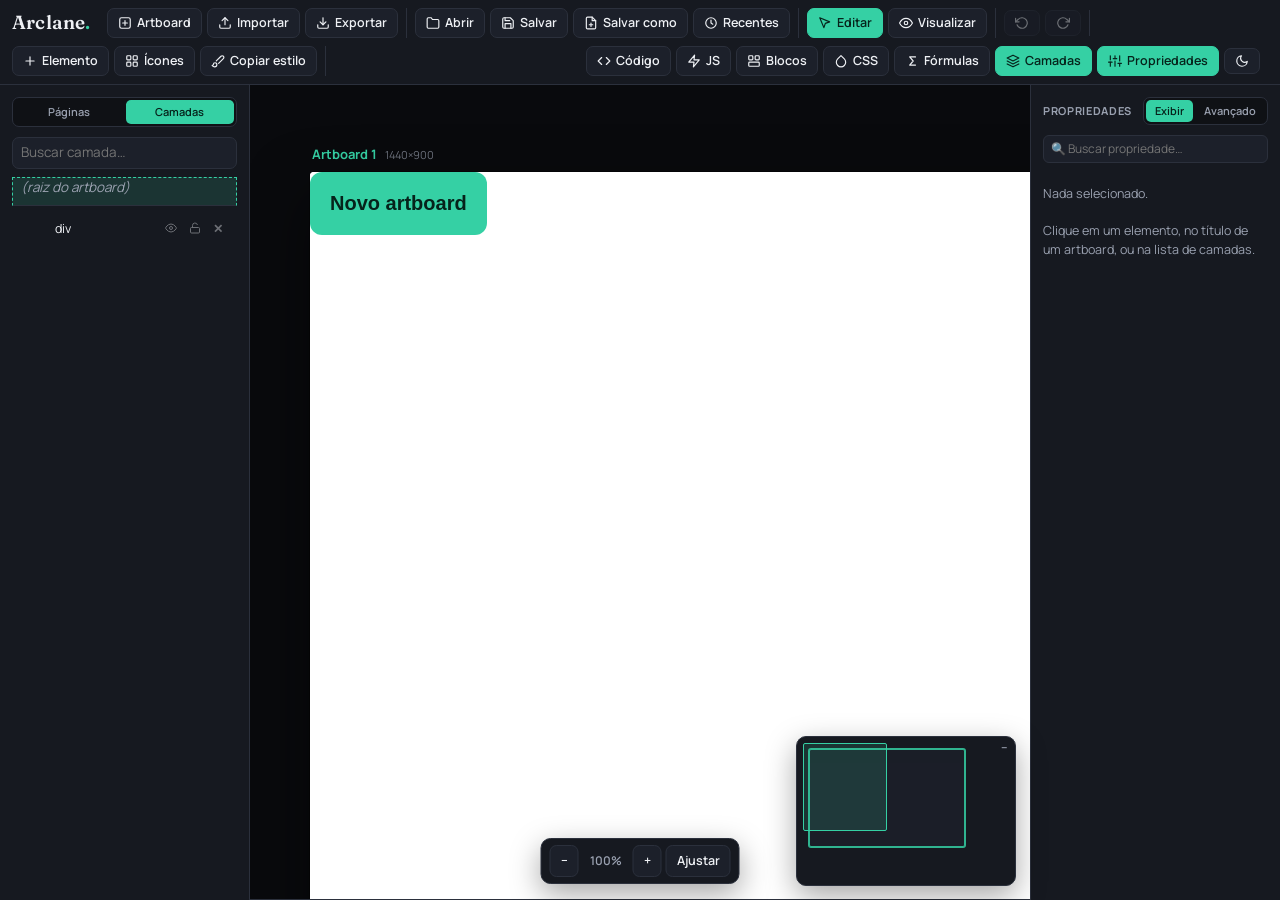
<file: index.html>
<!DOCTYPE html>
<html lang="pt-BR">
<head>
<meta charset="UTF-8">
<meta name="viewport" content="width=device-width, initial-scale=1">
<title>Arclane — Canvas Editor</title>
<link rel="preconnect" href="https://fonts.googleapis.com">
<link href="https://fonts.googleapis.com/css2?family=Fraunces:opsz,wght@9..144,500;9..144,600;9..144,700&family=Manrope:wght@400;500;600;700;800&display=swap" rel="stylesheet">
<link rel="stylesheet" href="css/base.css">
<link rel="stylesheet" href="css/toolbar.css">
<link rel="stylesheet" href="css/layout.css">
<link rel="stylesheet" href="css/artboard-canvas.css">
<link rel="stylesheet" href="css/selection-overlay.css">
<link rel="stylesheet" href="css/layers-panel.css">
<link rel="stylesheet" href="css/properties-panel.css">
<link rel="stylesheet" href="css/formula-bar.css">
<link rel="stylesheet" href="css/code-panel.css">
<link rel="stylesheet" href="css/js-blocks.css">
<link rel="stylesheet" href="css/modal.css">
<link rel="stylesheet" href="css/context-menu.css">
<link rel="stylesheet" href="css/color-picker.css">
<link rel="stylesheet" href="css/text-toolbar.css">
<link rel="stylesheet" href="css/css-class-editor.css">
<link rel="stylesheet" href="css/gradient-fill.css">
<link rel="stylesheet" href="css/pages-panel.css">
<link rel="stylesheet" href="css/minimap.css">
</head>
<body>

<div id="toolbar">
  <div class="wordmark" id="brand">Arclane<span class="dot">.</span></div>

  <div class="grp">
    <button id="btnNew" title="Novo artboard em branco"><svg viewBox="0 0 24 24" fill="none" stroke="currentColor" stroke-width="2" stroke-linecap="round" stroke-linejoin="round"><rect x="3" y="3" width="18" height="18" rx="3"/><path d="M12 8v8M8 12h8"/></svg><span class="btnLabel">Artboard</span></button>
    <button id="btnImport" title="Importar arquivo .html como novo artboard"><svg viewBox="0 0 24 24" fill="none" stroke="currentColor" stroke-width="2" stroke-linecap="round" stroke-linejoin="round"><path d="M21 15v4a2 2 0 0 1-2 2H5a2 2 0 0 1-2-2v-4"/><polyline points="17 8 12 3 7 8"/><line x1="12" y1="3" x2="12" y2="15"/></svg><span class="btnLabel">Importar</span></button>
    <input type="file" id="fileInput" accept=".html,.htm,text/html" style="display:none">
    <button id="btnExport" title="Baixar o artboard ativo como .html"><svg viewBox="0 0 24 24" fill="none" stroke="currentColor" stroke-width="2" stroke-linecap="round" stroke-linejoin="round"><path d="M21 15v4a2 2 0 0 1-2 2H5a2 2 0 0 1-2-2v-4"/><polyline points="7 10 12 15 17 10"/><line x1="12" y1="15" x2="12" y2="3"/></svg><span class="btnLabel">Exportar</span></button>
  </div>

  <div class="grp">
    <button id="btnOpenProject" title="Abrir um arquivo de projeto (.json)"><svg viewBox="0 0 24 24" fill="none" stroke="currentColor" stroke-width="2" stroke-linecap="round" stroke-linejoin="round"><path d="M22 19a2 2 0 0 1-2 2H4a2 2 0 0 1-2-2V5a2 2 0 0 1 2-2h5l2 3h9a2 2 0 0 1 2 2z"/></svg><span class="btnLabel">Abrir</span></button>
    <input type="file" id="projectFileInput" accept=".json,application/json" style="display:none">
    <button id="btnSave" title="Salvar projeto (todos os artboards) como .json"><svg viewBox="0 0 24 24" fill="none" stroke="currentColor" stroke-width="2" stroke-linecap="round" stroke-linejoin="round"><path d="M19 21H5a2 2 0 0 1-2-2V5a2 2 0 0 1 2-2h11l5 5v11a2 2 0 0 1-2 2z"/><polyline points="17 21 17 13 7 13 7 21"/><polyline points="7 3 7 8 15 8"/></svg><span class="btnLabel">Salvar</span></button>
    <button id="btnSaveAs" title="Salvar como novo arquivo .json"><svg viewBox="0 0 24 24" fill="none" stroke="currentColor" stroke-width="2" stroke-linecap="round" stroke-linejoin="round"><path d="M14 2H6a2 2 0 0 0-2 2v16a2 2 0 0 0 2 2h12a2 2 0 0 0 2-2V8z"/><polyline points="14 2 14 8 20 8"/><line x1="12" y1="18" x2="12" y2="12"/><line x1="9" y1="15" x2="15" y2="15"/></svg><span class="btnLabel">Salvar como</span></button>
    <button id="btnRecentProjects" title="Ver projetos recentes (com miniatura)"><svg viewBox="0 0 24 24" fill="none" stroke="currentColor" stroke-width="2" stroke-linecap="round" stroke-linejoin="round"><circle cx="12" cy="12" r="9"/><polyline points="12 7 12 12 15 14"/></svg><span class="btnLabel">Recentes</span></button>
  </div>

  <div class="grp">
    <button id="modeEdit" class="active" title="Modo edição: selecionar e mover elementos"><svg viewBox="0 0 24 24" fill="none" stroke="currentColor" stroke-width="2" stroke-linecap="round" stroke-linejoin="round"><path d="M3 3l7.07 16.97 2.51-7.39 7.39-2.51L3 3z"/></svg><span class="btnLabel">Editar</span></button>
    <button id="modePreview" title="Modo leitura: visualizar layout"><svg viewBox="0 0 24 24" fill="none" stroke="currentColor" stroke-width="2" stroke-linecap="round" stroke-linejoin="round"><path d="M1 12s4-8 11-8 11 8 11 8-4 8-11 8-11-8-11-8z"/><circle cx="12" cy="12" r="3"/></svg><span class="btnLabel">Visualizar</span></button>
  </div>

  <div class="grp">
    <button id="btnUndo" title="Desfazer (Ctrl+Z)"><svg viewBox="0 0 24 24" fill="none" stroke="currentColor" stroke-width="2" stroke-linecap="round" stroke-linejoin="round"><polyline points="1 4 1 10 7 10"/><path d="M3.51 15a9 9 0 1 0 2.13-9.36L1 10"/></svg></button>
    <button id="btnRedo" title="Refazer (Ctrl+Shift+Z)"><svg viewBox="0 0 24 24" fill="none" stroke="currentColor" stroke-width="2" stroke-linecap="round" stroke-linejoin="round"><polyline points="23 4 23 10 17 10"/><path d="M20.49 15a9 9 0 1 1-2.12-9.36L23 10"/></svg></button>
  </div>

  <div class="grp">
    <button id="addElementBtn" title="Adicionar elemento (div, texto, tabela, nav…)"><svg viewBox="0 0 24 24" fill="none" stroke="currentColor" stroke-width="2" stroke-linecap="round" stroke-linejoin="round"><line x1="12" y1="5" x2="12" y2="19"/><line x1="5" y1="12" x2="19" y2="12"/></svg><span class="btnLabel">Elemento</span></button>
    <input type="file" id="imageInput" accept="image/*" style="display:none">
    <input type="file" id="pBgImageFileInput" accept="image/*" style="display:none">
    <button id="btnIcons" title="Inserir ícone"><svg viewBox="0 0 24 24" fill="none" stroke="currentColor" stroke-width="2" stroke-linecap="round" stroke-linejoin="round"><rect x="3" y="3" width="7" height="7" rx="1.5"/><rect x="14" y="3" width="7" height="7" rx="1.5"/><rect x="14" y="14" width="7" height="7" rx="1.5"/><rect x="3" y="14" width="7" height="7" rx="1.5"/></svg><span class="btnLabel">Ícones</span></button>
    <button id="btnStylePainter" title="Copiar estilo: selecione o elemento de origem, clique aqui, depois clique nos elementos que vão receber o estilo"><svg viewBox="0 0 24 24" fill="none" stroke="currentColor" stroke-width="2" stroke-linecap="round" stroke-linejoin="round"><path d="M9.06 11.9l8.07-8.06a2.85 2.85 0 1 1 4.03 4.03l-8.06 8.07"/><path d="M7.07 14.94c-1.66 0-3 1.35-3 3.02 0 1.33-2.5 1.52-2 2.02 1.08 1.1 2.49 2.02 4 2.02 2.2 0 4-1.8 4-4.04a3.01 3.01 0 0 0-3-3.02z"/></svg><span class="btnLabel">Copiar estilo</span></button>
  </div>

  <span class="toolbarSpacer"></span>

  <div class="grp">
    <button id="btnCode" title="Abrir/fechar painel de código"><svg viewBox="0 0 24 24" fill="none" stroke="currentColor" stroke-width="2" stroke-linecap="round" stroke-linejoin="round"><polyline points="16 18 22 12 16 6"/><polyline points="8 6 2 12 8 18"/></svg><span class="btnLabel">Código</span></button>
    <button id="btnJs" title="Abrir o JavaScript do artboard ativo"><svg viewBox="0 0 24 24" fill="none" stroke="currentColor" stroke-width="2" stroke-linecap="round" stroke-linejoin="round"><polygon points="13 2 3 14 12 14 11 22 21 10 12 10 13 2"/></svg><span class="btnLabel">JS</span></button>
    <button id="btnJsBlocks" title="Blocos — lógica geral do artboard em blocos visuais (estilo Scratch). Pra comportamento de um elemento específico, use a barra Fórmulas (ƒx)"><svg viewBox="0 0 24 24" fill="none" stroke="currentColor" stroke-width="2" stroke-linecap="round" stroke-linejoin="round"><rect x="3" y="3" width="7" height="7" rx="1.5"/><rect x="14" y="3" width="7" height="7" rx="1.5"/><rect x="3" y="14" width="18" height="7" rx="1.5"/></svg><span class="btnLabel">Blocos</span></button>
    <button id="btnCssEditor" title="Abrir editor de CSS estruturado, biblioteca de classes e variáveis globais"><svg viewBox="0 0 24 24" fill="none" stroke="currentColor" stroke-width="2" stroke-linecap="round" stroke-linejoin="round"><path d="M12 2.69l5.66 5.66a8 8 0 1 1-11.31 0z"/></svg><span class="btnLabel">CSS</span></button>
    <button id="btnFormulaBar" title="Fórmulas — comportamento de um elemento (esconder/mostrar, texto dinâmico...), estilo Power Apps. Pra lógica geral do artboard, use Blocos"><svg viewBox="0 0 24 24" fill="none" stroke="currentColor" stroke-width="2" stroke-linecap="round" stroke-linejoin="round"><polyline points="18 5 8 5 14 12 8 19 18 19"/></svg><span class="btnLabel">Fórmulas</span></button>
    <button id="btnToggleLayers" class="active" title="Mostrar/esconder painel de páginas e camadas"><svg viewBox="0 0 24 24" fill="none" stroke="currentColor" stroke-width="2" stroke-linecap="round" stroke-linejoin="round"><polygon points="12 2 2 7 12 12 22 7 12 2"/><polyline points="2 17 12 22 22 17"/><polyline points="2 12 12 17 22 12"/></svg><span class="btnLabel">Camadas</span></button>
    <button id="btnToggleProps" class="active" title="Mostrar/esconder painel de propriedades"><svg viewBox="0 0 24 24" fill="none" stroke="currentColor" stroke-width="2" stroke-linecap="round" stroke-linejoin="round"><line x1="4" y1="21" x2="4" y2="14"/><line x1="4" y1="10" x2="4" y2="3"/><line x1="12" y1="21" x2="12" y2="12"/><line x1="12" y1="8" x2="12" y2="3"/><line x1="20" y1="21" x2="20" y2="16"/><line x1="20" y1="12" x2="20" y2="3"/><line x1="1" y1="14" x2="7" y2="14"/><line x1="9" y1="8" x2="15" y2="8"/><line x1="17" y1="16" x2="23" y2="16"/></svg><span class="btnLabel">Propriedades</span></button>
    <button id="btnTheme" title="Alternar tema do editor"><svg viewBox="0 0 24 24" fill="none" stroke="currentColor" stroke-width="2" stroke-linecap="round" stroke-linejoin="round"><path d="M21 12.79A9 9 0 1 1 11.21 3 7 7 0 0 0 21 12.79z"/></svg></button>
  </div>
</div>

<div id="main">
  <div id="layersPanel">
    <div class="sideTabs">
      <button type="button" id="tabPages">Páginas</button>
      <button type="button" id="tabLayers" class="active">Camadas</button>
    </div>
    <div id="pagesView" class="is-hidden">
      <div id="pagesList"></div>
      <button type="button" id="btnNewPage">+ Nova página</button>
    </div>
    <div id="layersView">
      <input type="text" id="layersSearch" placeholder="Buscar camada…" class="layersSearchInput">
      <div id="layersTree"></div>
    </div>
    <div class="panelResizeHandle" id="layersResizeHandle"></div>
  </div>

  <div id="canvasArea">
    <div id="canvasWrap">
      <div id="artboardsRow"></div>
      <div id="dropHint">Solte o arquivo .html aqui para criar um novo artboard</div>
    </div>
    <div id="minimap" title="Mini-mapa — clique ou arraste pra navegar">
      <button type="button" id="minimapToggle" title="Esconder mini-mapa">−</button>
      <div class="minimapInner"></div>
    </div>
    <button type="button" id="minimapChip" class="is-hidden" title="Mostrar mini-mapa">🗺</button>

    <div id="formulaBarWrap">
      <div id="formulaBar">
        <span class="formulaLabel" title="Escreva JavaScript usando os nomes das camadas (ex: div_1.hide() ou div_1.text = 'hello')">ƒx</span>
        <input type="text" id="formulaInput" placeholder="div_1.hide()  —  use os nomes das camadas como variáveis" spellcheck="false" autocomplete="off" autocorrect="off" autocapitalize="off">
        <button id="btnFormulaRun" title="Aplicar fórmula no artboard ativo">▶</button>
      </div>
      <div id="formulaAutocomplete" class="formulaAutocomplete"></div>
    </div>

    <div id="codePanel">
      <div id="codeToolbar">
        <span class="panelTitle" style="margin:0;">Código do artboard ativo</span>
        <button id="codeTabHtml" class="active" title="Editar o HTML completo do artboard">HTML</button>
        <button id="codeTabJs" title="Editar só o JavaScript do artboard">JavaScript</button>
        <span style="flex:1"></span>
        <button id="btnCodeApply">Aplicar código →</button>
        <button id="btnCodeCopy">Copiar</button>
      </div>
      <div id="codeJsHint" style="display:none;">JS roda no modo Visualizar dentro do próprio editor (sem precisar exportar), e também no <code>.html</code> exportado — os cliques só chegam até ele fora do modo Editar, já que o overlay de edição intercepta antes.</div>
      <textarea id="codeArea" spellcheck="false"></textarea>
    </div>

    <div id="bottomBar">
      <button id="zoomOut" title="Diminuir zoom">−</button>
      <span id="zoomLabel">100%</span>
      <button id="zoomIn" title="Aumentar zoom">+</button>
      <button id="zoomReset" title="Ajustar à tela">Ajustar</button>
    </div>
  </div>

  <div id="propsPanel">
    <div class="panelResizeHandle" id="propsResizeHandle"></div>
    <div class="panelTitleRow">
      <div class="panelTitle" style="margin:0;">Propriedades</div>
      <div id="propsViewToggle" class="propsViewToggle">
        <button type="button" id="propsViewSimple" class="active" title="Só o essencial: tipo, ação, layout e cor">Exibir</button>
        <button type="button" id="propsViewFull" title="Todos os campos">Avançado</button>
      </div>
    </div>
    <input type="text" id="propsSearch" class="propsSearchInput" placeholder="🔍 Buscar propriedade…">
    <div id="propsBody"><div id="propsEmpty">Nada selecionado.<br><br>Clique em um elemento, no título de um artboard, ou na lista de camadas.</div></div>
  </div>
</div>

<div id="modalOverlay">
  <div class="modalCard">
    <div class="modalTitle" id="modalTitle"></div>
    <div class="modalMsg" id="modalMsg"></div>
    <input type="text" id="modalInput" style="display:none">
    <div class="modalActions">
      <button id="modalCancel">Cancelar</button>
      <button id="modalConfirm">OK</button>
    </div>
  </div>
</div>

<div id="contextMenu"></div>

<div id="colorPopover" class="colorPopover">
  <div class="cpFillTabs" id="cpFillTabs">
    <button type="button" data-fill="solid">Sólido</button>
    <button type="button" data-fill="linear">Linear</button>
    <button type="button" data-fill="radial">Radial</button>
  </div>
  <div class="cpGradientArea" id="cpGradientArea"></div>
  <div class="cpSV" id="cpSV"><div class="cpSVThumb" id="cpSVThumb"></div></div>
  <div class="cpSlider cpHueSlider" id="cpHueSlider"><div class="cpSliderThumb" id="cpHueThumb"></div></div>
  <div class="cpSlider cpAlphaSlider" id="cpAlphaSlider"><div class="cpAlphaBg"></div><div class="cpSliderThumb" id="cpAlphaThumb"></div></div>
  <div class="cpRow">
    <span class="cpPreview" id="cpPreview"></span>
    <input type="text" id="cpText" placeholder="#rrggbb ou rgba(...)" spellcheck="false">
    <button type="button" id="cpEyedrop" class="cpEyedrop" title="Conta-gotas — clique em qualquer lugar do canvas pra pegar a cor de lá">
      <svg viewBox="0 0 24 24" width="15" height="15" fill="none" stroke="currentColor" stroke-width="2" stroke-linecap="round" stroke-linejoin="round">
        <path d="m2 22 1-4 12.5-12.5a1.5 1.5 0 0 1 2 0l1 1a1.5 1.5 0 0 1 0 2L6 21l-4 1Z"/>
        <path d="m14.5 6.5 3 3"/>
        <path d="M16.5 3.5a2.12 2.12 0 0 1 3 3L18 8l-3-3Z"/>
      </svg>
    </button>
  </div>
  <div class="cpSwatches" id="cpSwatches"></div>
</div>

<div id="cpLoupe" class="cpLoupe">
  <span class="cpLoupeSwatch" id="cpLoupeSwatch"></span>
  <span class="cpLoupeHex" id="cpLoupeHex"></span>
</div>

<div id="textFormatBar" class="textFormatBar">
  <button type="button" id="tfbBold" title="Negrito"><b>B</b></button>
  <button type="button" id="tfbItalic" title="Itálico"><i>I</i></button>
  <button type="button" id="tfbUnderline" title="Sublinhado"><u>U</u></button>
  <span class="tfbSep"></span>
  <button type="button" id="tfbSizeDown" title="Diminuir tamanho da letra">A−</button>
  <button type="button" id="tfbSizeUp" title="Aumentar tamanho da letra">A+</button>
</div>

<div id="recentProjectsOverlay" class="modalOverlay">
  <div class="modalCard" style="width:640px; max-width:92vw;">
    <div class="modalTitle">Projetos recentes</div>
    <div class="modalMsg">Miniatura de referência de cada projeto — clique pra escolher o arquivo <code>.json</code> dele no disco (o navegador não guarda o caminho por segurança).</div>
    <div id="recentProjectsGrid" class="recentGrid"></div>
    <div class="modalActions">
      <button id="recentProjectsClose">Fechar</button>
    </div>
  </div>
</div>

<div id="cssEditorModal" class="modal-backdrop" style="display:none;">
  <div class="css-modal-content">
    <div class="css-modal-header">
      <h2>Editor de CSS Estruturado &amp; Biblioteca</h2>
      <button class="css-modal-close" id="btnCloseCssEditor" title="Fechar">✕</button>
    </div>
    <div class="css-modal-tabs">
      <button class="css-tab active" id="tabBtnClasses">Biblioteca de Classes</button>
      <button class="css-tab" id="tabBtnVariables">Variáveis Globais (:root)</button>
    </div>
    <div class="css-modal-body">
      <!-- Tab 1: Classes & Rules -->
      <div id="cssTabClasses" class="css-tab-pane active">
        <div class="css-pane-left">
          <div class="css-search-box">
            <input type="text" id="cssClassSearchInput" placeholder="Buscar classe...">
            <button id="btnNewCssClass" class="miniBtn primary">+ Nova classe</button>
          </div>
          <div id="cssClassList" class="css-class-list">
            <!-- Dynamic class list -->
          </div>
        </div>
        <div class="css-pane-right" id="cssClassFormContainer">
          <div class="css-empty-state">Selecione ou crie uma classe na lista ao lado para editar suas propriedades.</div>
        </div>
      </div>
      <!-- Tab 2: Global Variables -->
      <div id="cssTabVariables" class="css-tab-pane">
        <div class="css-var-toolbar">
          <button id="btnNewCssVar" class="miniBtn primary">+ Nova variável CSS</button>
          <span class="css-var-hint">Variáveis globais reutilizáveis declaradas no <code>:root</code> do artboard ativo.</span>
        </div>
        <div id="cssVarList" class="css-var-list">
          <!-- Dynamic variables list -->
        </div>
      </div>
    </div>
  </div>
</div>

<div id="jsBlocksModal" class="modal-backdrop is-hidden">
  <div class="jsBlocksModal__content">
    <div class="jsBlocksModal__header">
      <h2>Blocos JS do artboard ativo</h2>
      <button type="button" class="jsBlocksModal__close" id="btnCloseJsBlocks" title="Fechar">✕</button>
    </div>
    <div class="jsBlocksModal__body">
      <div id="jsBlocksPalette" class="jsBlocksPalette"></div>
      <div id="jsBlocksPanel" class="jsBlocksPanel"></div>
    </div>
    <div class="jsBlocksModal__footer">
      <span class="jsBlocksModal__hint">Arraste um bloco da paleta pra área de scripts. Muda pra valer no artboard só depois de "Aplicar".</span>
      <button type="button" id="btnJsBlocksApply">Aplicar ao artboard →</button>
    </div>
  </div>
</div>

<script src="js/core-state.js"></script>
<script src="js/artboard.js"></script>
<script src="js/history.js"></script>
<script src="js/selection-overlay.js"></script>
<script src="js/snap-resize.js"></script>
<script src="js/canvas-listeners.js"></script>
<script src="js/layers-panel.js"></script>
<script src="js/pages-panel.js"></script>
<script src="js/properties-artboard.js"></script>
<script src="js/actions-no-code.js"></script>
<script src="js/element-attributes.js"></script>
<script src="js/properties-element.js"></script>
<script src="js/color-picker.js"></script>
<script src="js/gradient-fill.js"></script>
<script src="js/text-toolbar.js"></script>
<script src="js/elements-chart.js"></script>
<script src="js/icon-catalog.js"></script>
<script src="js/group-clipboard.js"></script>
<script src="js/projects.js"></script>
<script src="js/toolbar-wiring.js"></script>
<script src="js/recent-projects.js"></script>
<script src="js/side-panels.js"></script>
<script src="js/clipboard-shortcuts.js"></script>
<script src="js/context-menu.js"></script>
<script src="js/css-class-editor.js"></script>
<script src="js/js-blocks-core.js"></script>
<script src="js/js-blocks-ui.js"></script>
<script src="js/formula-bar.js"></script>
<script src="js/numeric-scrub.js"></script>
<script src="js/minimap.js"></script>
<script src="js/init.js"></script>
</body>
</html>
</file>
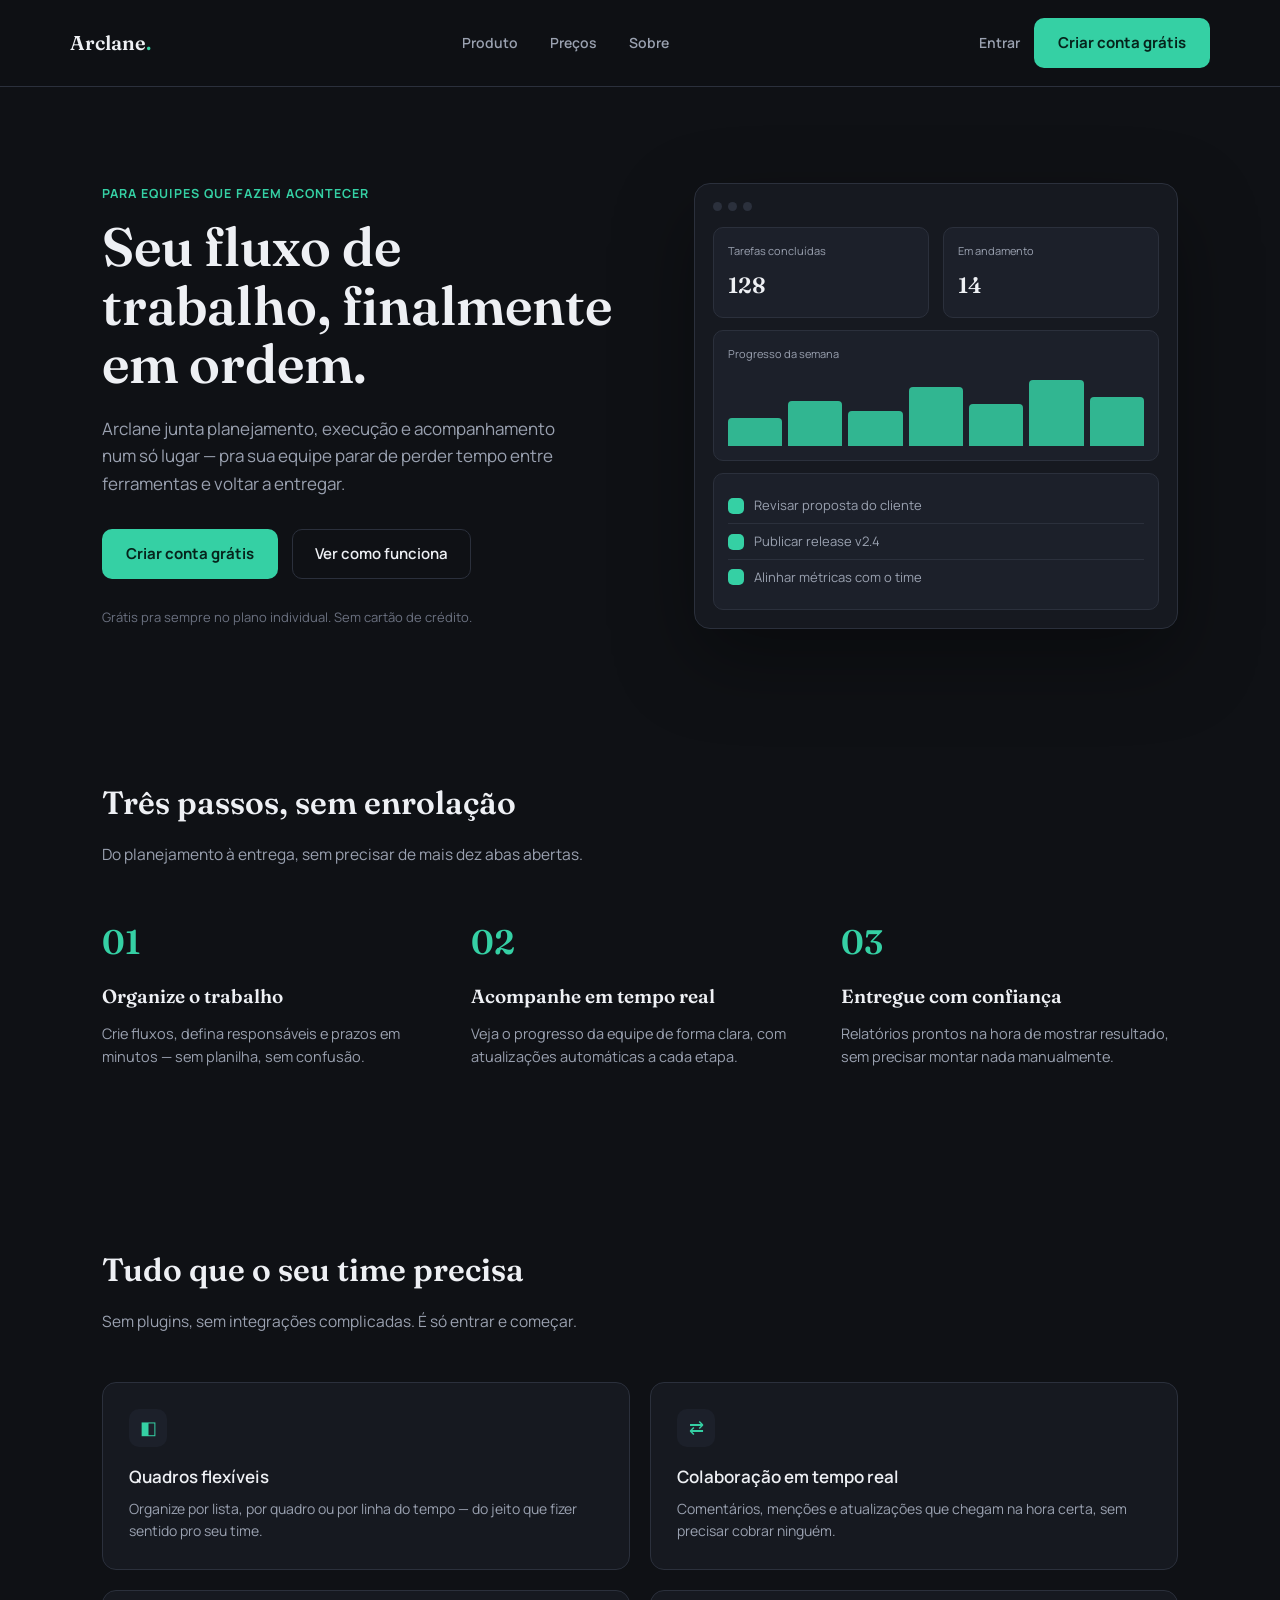
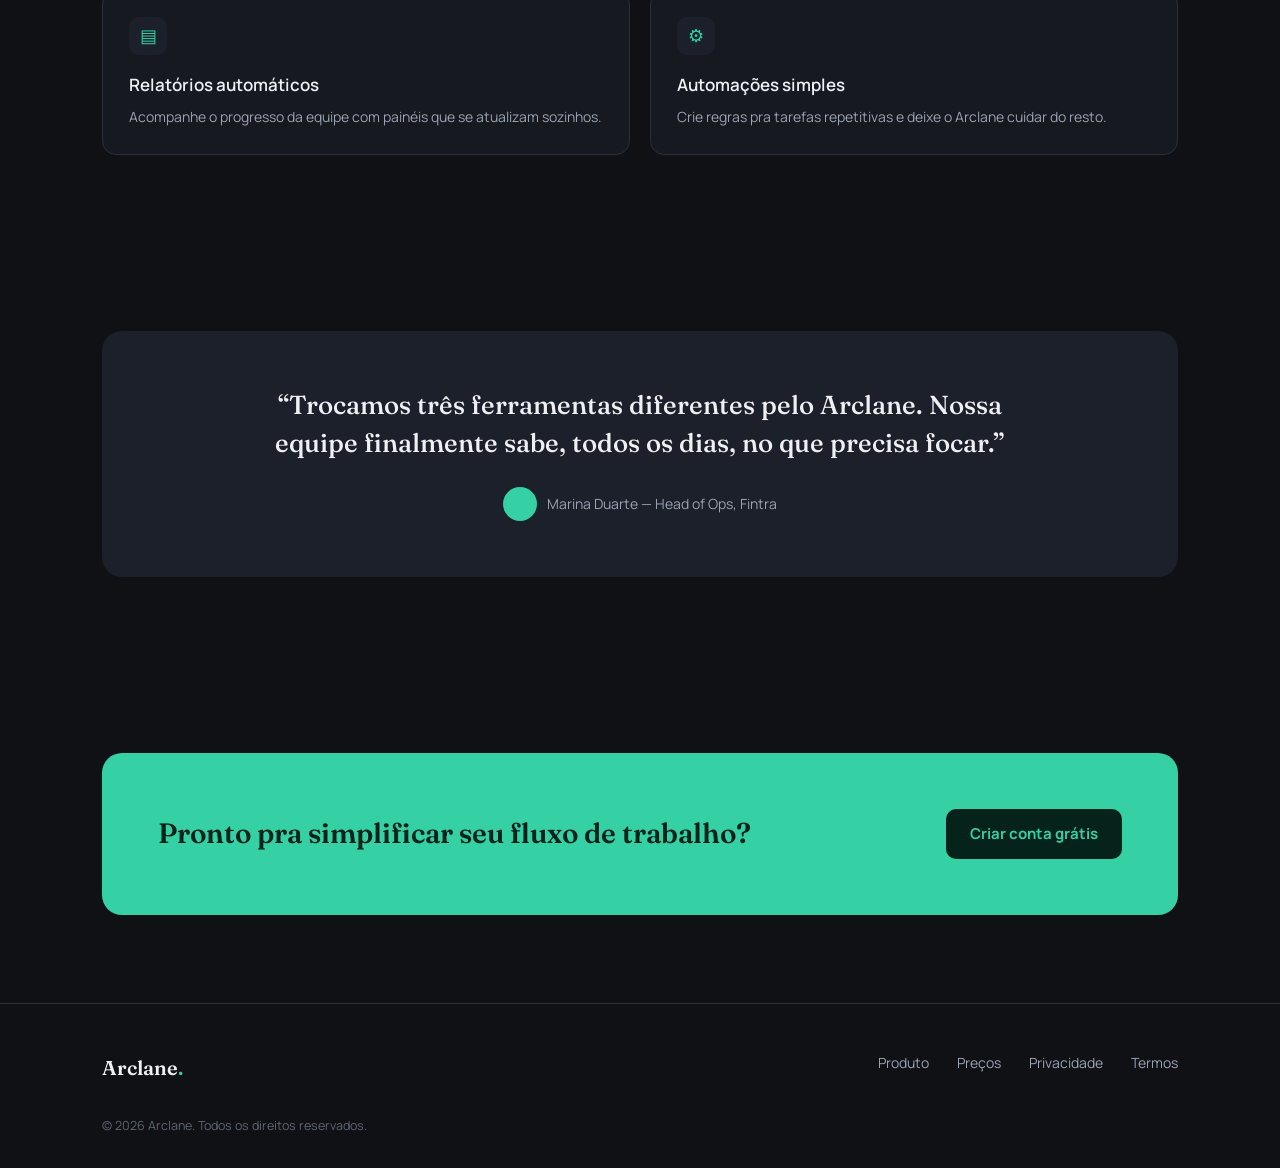
<file: templates/landing.html>
<!doctype html>
<html lang="pt-BR">
<head>
<meta charset="UTF-8">
<meta name="viewport" content="width=device-width, initial-scale=1">
<title>Arclane — Seu fluxo de trabalho em ordem</title>
<link rel="preconnect" href="https://fonts.googleapis.com">
<link href="https://fonts.googleapis.com/css2?family=Fraunces:opsz,wght@9..144,500;9..144,600;9..144,700&family=Manrope:wght@400;500;600;700;800&display=swap" rel="stylesheet">
<style>
  :root{
    --ink:#0f1115; --surface:#161920; --surface-2:#1c202a; --border:#2b303c;
    --text:#eef0f4; --text-dim:#9aa1b0; --accent:#35d0a4; --on-accent:#06231b;
    --font-display:'Fraunces', Georgia, serif;
    --font-body:'Manrope', -apple-system, "Segoe UI", sans-serif;
  }
  *{box-sizing:border-box;}
  html,body{margin:0;}
  body{
    font-family:var(--font-body); background:var(--ink); color:var(--text);
    -webkit-font-smoothing:antialiased; font-size:15.5px; line-height:1.6;
  }
  a{color:inherit; text-decoration:none;}
  h1,h2,h3{font-family:var(--font-display); text-wrap:balance; margin:0;}
  img{max-width:100%;}
  .container{max-width:1140px; margin:0 auto; padding:0 32px;}
  section{padding:88px 0;}
  @media (max-width:720px){ section{padding:64px 0;} .container{padding:0 20px;} }

  .eyebrow{font-size:12.5px; font-weight:700; letter-spacing:.08em; text-transform:uppercase; color:var(--accent); margin:0 0 14px;}
  .btn-primary{
    display:inline-flex; align-items:center; justify-content:center; padding:13px 24px; border-radius:10px;
    border:none; background:var(--accent); color:var(--on-accent); font:inherit; font-size:15px; font-weight:700; cursor:pointer;
  }
  .btn-primary:hover{filter:brightness(1.06);}
  .btn-ghost{
    display:inline-flex; align-items:center; justify-content:center; padding:12px 22px; border-radius:10px;
    border:1px solid var(--border); background:transparent; color:var(--text); font:inherit; font-size:15px; font-weight:600; cursor:pointer;
  }
  .btn-ghost:hover{border-color:var(--text-dim);}

  /* nav */
  header.nav{border-bottom:1px solid var(--border); position:sticky; top:0; background:rgba(15,17,21,.85); backdrop-filter:blur(10px); z-index:10;}
  .nav-inner{display:flex; align-items:center; justify-content:space-between; padding:18px 0;}
  .wordmark{font-family:var(--font-display); font-weight:600; font-size:20px;}
  .wordmark .dot{color:var(--accent);}
  .nav-links{display:flex; align-items:center; gap:32px; font-size:14px; font-weight:600; color:var(--text-dim);}
  .nav-actions{display:flex; align-items:center; gap:14px;}
  .nav-actions a.link{font-size:14px; font-weight:600; color:var(--text-dim);}
  @media (max-width:760px){ .nav-links{display:none;} }

  /* hero */
  .hero{padding-top:96px; padding-bottom:60px;}
  .hero-grid{display:grid; grid-template-columns:1.05fr .95fr; gap:56px; align-items:center;}
  @media (max-width:900px){ .hero-grid{grid-template-columns:1fr;} }
  .hero h1{font-size:clamp(34px, 5vw, 54px); font-weight:600; line-height:1.08; margin-bottom:22px;}
  .hero .sub{font-size:17px; color:var(--text-dim); max-width:480px; margin-bottom:32px;}
  .hero-actions{display:flex; gap:14px; flex-wrap:wrap; margin-bottom:28px;}
  .hero-note{font-size:13px; color:#6b7180;}

  /* abstract product mockup */
  .mock{background:var(--surface); border:1px solid var(--border); border-radius:16px; padding:18px; box-shadow:0 30px 80px rgba(0,0,0,.35);}
  .mock-bar{display:flex; gap:6px; margin-bottom:16px;}
  .mock-dot{width:9px; height:9px; border-radius:50%; background:var(--border);}
  .mock-row{display:flex; gap:14px; margin-bottom:12px;}
  .mock-card{flex:1; background:var(--surface-2); border:1px solid var(--border); border-radius:10px; padding:14px;}
  .mock-card .k{font-size:11px; color:var(--text-dim); margin-bottom:8px;}
  .mock-card .v{font-family:var(--font-display); font-size:22px; font-weight:600;}
  .mock-chart{display:flex; align-items:flex-end; gap:6px; height:70px; margin-top:14px;}
  .mock-chart div{flex:1; background:var(--accent); border-radius:4px 4px 0 0; opacity:.85;}
  .mock-list{background:var(--surface-2); border:1px solid var(--border); border-radius:10px; padding:14px; margin-top:12px;}
  .mock-list .item{display:flex; align-items:center; gap:10px; padding:7px 0; font-size:13px; color:var(--text-dim); border-bottom:1px solid var(--border);}
  .mock-list .item:last-child{border-bottom:none;}
  .mock-list .chk{width:16px; height:16px; border-radius:5px; background:var(--accent); flex-shrink:0;}

  /* how it works */
  .steps{display:grid; grid-template-columns:repeat(3, 1fr); gap:32px;}
  @media (max-width:760px){ .steps{grid-template-columns:1fr;} }
  .step .num{font-family:var(--font-display); font-size:34px; font-weight:600; color:var(--accent); margin-bottom:12px;}
  .step h3{font-size:19px; font-weight:600; margin-bottom:10px;}
  .step p{color:var(--text-dim); font-size:14.5px; margin:0;}

  /* features */
  .section-head{max-width:560px; margin-bottom:48px;}
  .section-head h2{font-size:32px; font-weight:600; margin-bottom:14px;}
  .section-head p{color:var(--text-dim); font-size:15.5px; margin:0;}
  .features{display:grid; grid-template-columns:repeat(2, 1fr); gap:20px;}
  @media (max-width:760px){ .features{grid-template-columns:1fr;} }
  .feature-card{background:var(--surface); border:1px solid var(--border); border-radius:14px; padding:26px;}
  .feature-card .icon{width:38px; height:38px; border-radius:10px; background:var(--surface-2); display:flex; align-items:center; justify-content:center; color:var(--accent); font-size:18px; margin-bottom:16px;}
  .feature-card h3{font-size:17px; font-weight:600; margin-bottom:8px; font-family:var(--font-body);}
  .feature-card p{color:var(--text-dim); font-size:14px; margin:0;}

  /* testimonial */
  .testimonial{background:var(--surface-2); border-radius:20px; padding:56px; text-align:center;}
  .testimonial p{font-family:var(--font-display); font-size:26px; font-weight:500; max-width:760px; margin:0 auto 24px; line-height:1.45;}
  .testimonial .attrib{display:flex; align-items:center; justify-content:center; gap:10px; font-size:14px; color:var(--text-dim);}
  .testimonial .avatar{width:34px; height:34px; border-radius:50%; background:var(--accent);}

  /* cta band */
  .cta-band{background:var(--accent); border-radius:20px; padding:56px; display:flex; align-items:center; justify-content:space-between; gap:24px; flex-wrap:wrap; color:var(--on-accent);}
  .cta-band h2{font-size:28px; font-weight:600; color:var(--on-accent);}
  .cta-band .btn-primary{background:var(--on-accent); color:var(--accent);}

  /* footer */
  footer{border-top:1px solid var(--border); padding:48px 0 32px;}
  .foot-grid{display:flex; justify-content:space-between; gap:32px; flex-wrap:wrap; margin-bottom:32px;}
  .foot-links{display:flex; gap:28px; font-size:14px; color:var(--text-dim);}
  .foot-bottom{font-size:12.5px; color:#5f6572;}
</style>
</head>
<body>

<header class="nav">
  <div class="container nav-inner">
    <div class="wordmark">Arclane<span class="dot">.</span></div>
    <nav class="nav-links">
      <a href="#produto">Produto</a>
      <a href="#precos">Preços</a>
      <a href="#sobre">Sobre</a>
    </nav>
    <div class="nav-actions">
      <a href="login.html" class="link">Entrar</a>
      <a href="register.html" class="btn-primary">Criar conta grátis</a>
    </div>
  </div>
</header>

<section class="hero">
  <div class="container hero-grid">
    <div>
      <div class="eyebrow">Para equipes que fazem acontecer</div>
      <h1>Seu fluxo de trabalho, finalmente em ordem.</h1>
      <p class="sub">Arclane junta planejamento, execução e acompanhamento num só lugar — pra sua equipe parar de perder tempo entre ferramentas e voltar a entregar.</p>
      <div class="hero-actions">
        <a href="register.html" class="btn-primary">Criar conta grátis</a>
        <a href="#como-funciona" class="btn-ghost">Ver como funciona</a>
      </div>
      <div class="hero-note">Grátis pra sempre no plano individual. Sem cartão de crédito.</div>
    </div>

    <div class="mock">
      <div class="mock-bar"><span class="mock-dot"></span><span class="mock-dot"></span><span class="mock-dot"></span></div>
      <div class="mock-row">
        <div class="mock-card"><div class="k">Tarefas concluídas</div><div class="v">128</div></div>
        <div class="mock-card"><div class="k">Em andamento</div><div class="v">14</div></div>
      </div>
      <div class="mock-card">
        <div class="k">Progresso da semana</div>
        <div class="mock-chart">
          <div style="height:40%"></div><div style="height:65%"></div><div style="height:50%"></div>
          <div style="height:85%"></div><div style="height:60%"></div><div style="height:95%"></div><div style="height:70%"></div>
        </div>
      </div>
      <div class="mock-list">
        <div class="item"><span class="chk"></span> Revisar proposta do cliente</div>
        <div class="item"><span class="chk"></span> Publicar release v2.4</div>
        <div class="item"><span class="chk"></span> Alinhar métricas com o time</div>
      </div>
    </div>
  </div>
</section>

<section id="como-funciona">
  <div class="container">
    <div class="section-head">
      <h2>Três passos, sem enrolação</h2>
      <p>Do planejamento à entrega, sem precisar de mais dez abas abertas.</p>
    </div>
    <div class="steps">
      <div class="step">
        <div class="num">01</div>
        <h3>Organize o trabalho</h3>
        <p>Crie fluxos, defina responsáveis e prazos em minutos — sem planilha, sem confusão.</p>
      </div>
      <div class="step">
        <div class="num">02</div>
        <h3>Acompanhe em tempo real</h3>
        <p>Veja o progresso da equipe de forma clara, com atualizações automáticas a cada etapa.</p>
      </div>
      <div class="step">
        <div class="num">03</div>
        <h3>Entregue com confiança</h3>
        <p>Relatórios prontos na hora de mostrar resultado, sem precisar montar nada manualmente.</p>
      </div>
    </div>
  </div>
</section>

<section id="produto">
  <div class="container">
    <div class="section-head">
      <h2>Tudo que o seu time precisa</h2>
      <p>Sem plugins, sem integrações complicadas. É só entrar e começar.</p>
    </div>
    <div class="features">
      <div class="feature-card">
        <div class="icon">◧</div>
        <h3>Quadros flexíveis</h3>
        <p>Organize por lista, por quadro ou por linha do tempo — do jeito que fizer sentido pro seu time.</p>
      </div>
      <div class="feature-card">
        <div class="icon">⇄</div>
        <h3>Colaboração em tempo real</h3>
        <p>Comentários, menções e atualizações que chegam na hora certa, sem precisar cobrar ninguém.</p>
      </div>
      <div class="feature-card">
        <div class="icon">▤</div>
        <h3>Relatórios automáticos</h3>
        <p>Acompanhe o progresso da equipe com painéis que se atualizam sozinhos.</p>
      </div>
      <div class="feature-card">
        <div class="icon">⚙</div>
        <h3>Automações simples</h3>
        <p>Crie regras pra tarefas repetitivas e deixe o Arclane cuidar do resto.</p>
      </div>
    </div>
  </div>
</section>

<section id="sobre">
  <div class="container">
    <div class="testimonial">
      <p>“Trocamos três ferramentas diferentes pelo Arclane. Nossa equipe finalmente sabe, todos os dias, no que precisa focar.”</p>
      <div class="attrib">
        <div class="avatar"></div>
        <div>Marina Duarte — Head of Ops, Fintra</div>
      </div>
    </div>
  </div>
</section>

<section id="precos">
  <div class="container">
    <div class="cta-band">
      <h2>Pronto pra simplificar seu fluxo de trabalho?</h2>
      <a href="register.html" class="btn-primary">Criar conta grátis</a>
    </div>
  </div>
</section>

<footer>
  <div class="container">
    <div class="foot-grid">
      <div class="wordmark">Arclane<span class="dot">.</span></div>
      <div class="foot-links">
        <a href="#produto">Produto</a>
        <a href="#precos">Preços</a>
        <a href="#">Privacidade</a>
        <a href="#">Termos</a>
      </div>
    </div>
    <div class="foot-bottom">© 2026 Arclane. Todos os direitos reservados.</div>
  </div>
</footer>

</body>
</html>
</file>
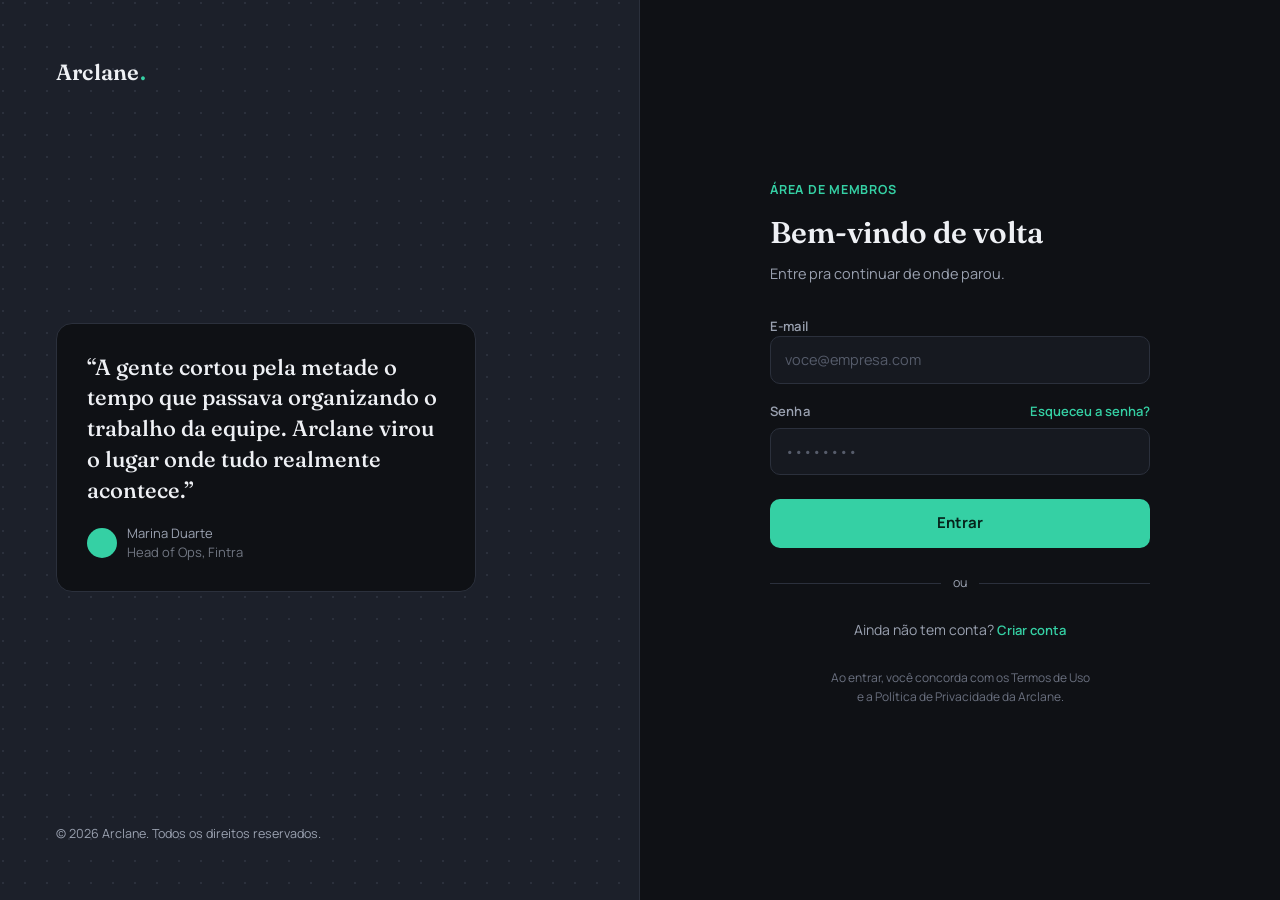
<file: templates/login.html>
<!doctype html>
<html lang="pt-BR">
<head>
<meta charset="UTF-8">
<meta name="viewport" content="width=device-width, initial-scale=1">
<title>Entrar — Arclane</title>
<link rel="preconnect" href="https://fonts.googleapis.com">
<link href="https://fonts.googleapis.com/css2?family=Fraunces:opsz,wght@9..144,500;9..144,600;9..144,700&family=Manrope:wght@400;500;600;700&display=swap" rel="stylesheet">
<style>
  :root{
    --ink:#0f1115; --surface:#161920; --surface-2:#1c202a; --border:#2b303c;
    --text:#eef0f4; --text-dim:#9aa1b0; --accent:#35d0a4; --on-accent:#06231b; --danger:#ef5b5b;
    --font-display:'Fraunces', Georgia, serif;
    --font-body:'Manrope', -apple-system, "Segoe UI", sans-serif;
  }
  *{box-sizing:border-box;}
  html,body{margin:0; height:100%;}
  body{
    font-family:var(--font-body); background:var(--ink); color:var(--text);
    -webkit-font-smoothing:antialiased; font-size:15px; line-height:1.5;
  }
  a{color:inherit;}
  h1,h2{font-family:var(--font-display); text-wrap:balance;}

  .wrap{display:grid; grid-template-columns:1fr 1fr; min-height:100vh;}
  @media (max-width:860px){ .wrap{grid-template-columns:1fr;} .panel-brand{display:none;} }

  .panel-brand{
    position:relative; background:var(--surface-2); border-right:1px solid var(--border);
    padding:56px; display:flex; flex-direction:column; justify-content:space-between;
    background-image:radial-gradient(var(--border) 1px, transparent 1px);
    background-size:22px 22px; background-position:-8px -8px;
  }
  .wordmark{font-family:var(--font-display); font-weight:600; font-size:22px; letter-spacing:.01em;}
  .wordmark .dot{color:var(--accent);}
  .quote{
    max-width:420px; background:var(--ink); border:1px solid var(--border); border-radius:16px;
    padding:28px 30px;
  }
  .quote p{font-family:var(--font-display); font-size:22px; font-weight:500; margin:0 0 18px; line-height:1.4;}
  .quote .attrib{display:flex; align-items:center; gap:10px; font-size:13px; color:var(--text-dim);}
  .quote .avatar{width:30px; height:30px; border-radius:50%; background:var(--accent); flex-shrink:0;}
  .brand-foot{font-size:12.5px; color:var(--text-dim);}

  .panel-form{display:flex; align-items:center; justify-content:center; padding:40px 24px;}
  .form-card{width:100%; max-width:380px;}
  .form-card .wordmark{display:none; margin-bottom:36px;}
  @media (max-width:860px){ .form-card .wordmark{display:block;} }

  .eyebrow{font-size:12.5px; font-weight:700; letter-spacing:.06em; text-transform:uppercase; color:var(--accent); margin:0 0 10px;}
  h1{font-size:30px; font-weight:600; margin:0 0 8px;}
  .sub{color:var(--text-dim); margin:0 0 32px; font-size:14.5px;}

  .field{margin-bottom:18px;}
  .field-row{display:flex; align-items:baseline; justify-content:space-between; margin-bottom:6px;}
  label{display:block; font-size:13px; font-weight:600; color:var(--text-dim); letter-spacing:.01em;}
  input[type=email], input[type=password], input[type=text]{
    width:100%; padding:12px 14px; border-radius:10px; border:1px solid var(--border);
    background:var(--surface); color:var(--text); font:inherit; font-size:14.5px;
  }
  input::placeholder{color:#565c6b;}
  input:focus{outline:2px solid var(--accent); outline-offset:1px; border-color:var(--accent);}

  .link-accent{color:var(--accent); text-decoration:none; font-weight:600; font-size:13px;}
  .link-accent:hover{text-decoration:underline;}

  .btn-primary{
    width:100%; padding:13px 18px; border-radius:10px; border:none; background:var(--accent);
    color:var(--on-accent); font:inherit; font-size:15px; font-weight:700; cursor:pointer; margin-top:6px;
  }
  .btn-primary:hover{filter:brightness(1.06);}

  .divider{display:flex; align-items:center; gap:12px; margin:26px 0; color:var(--text-dim); font-size:12.5px;}
  .divider::before, .divider::after{content:''; flex:1; height:1px; background:var(--border);}

  .switch{text-align:center; font-size:14px; color:var(--text-dim);}
  .fineprint{margin-top:28px; font-size:12px; color:#6b7180; text-align:center; line-height:1.6;}
</style>
</head>
<body>

<div class="wrap">

  <div class="panel-brand">
    <div class="wordmark">Arclane<span class="dot">.</span></div>
    <div class="quote">
      <p>“A gente cortou pela metade o tempo que passava organizando o trabalho da equipe. Arclane virou o lugar onde tudo realmente acontece.”</p>
      <div class="attrib">
        <div class="avatar"></div>
        <div>Marina Duarte<br><span style="opacity:.7">Head of Ops, Fintra</span></div>
      </div>
    </div>
    <div class="brand-foot">© 2026 Arclane. Todos os direitos reservados.</div>
  </div>

  <div class="panel-form">
    <div class="form-card">
      <div class="wordmark">Arclane<span class="dot">.</span></div>

      <div class="eyebrow">Área de membros</div>
      <h1>Bem-vindo de volta</h1>
      <p class="sub">Entre pra continuar de onde parou.</p>

      <form>
        <div class="field">
          <label for="email">E-mail</label>
          <input type="email" id="email" name="email" placeholder="voce@empresa.com" autocomplete="email">
        </div>

        <div class="field">
          <div class="field-row">
            <label for="senha">Senha</label>
            <a href="#" class="link-accent">Esqueceu a senha?</a>
          </div>
          <input type="password" id="senha" name="senha" placeholder="••••••••" autocomplete="current-password">
        </div>

        <button type="submit" class="btn-primary">Entrar</button>
      </form>

      <div class="divider">ou</div>

      <p class="switch">Ainda não tem conta? <a href="register.html" class="link-accent">Criar conta</a></p>

      <p class="fineprint">Ao entrar, você concorda com os Termos de Uso<br>e a Política de Privacidade da Arclane.</p>
    </div>
  </div>

</div>

</body>
</html>
</file>
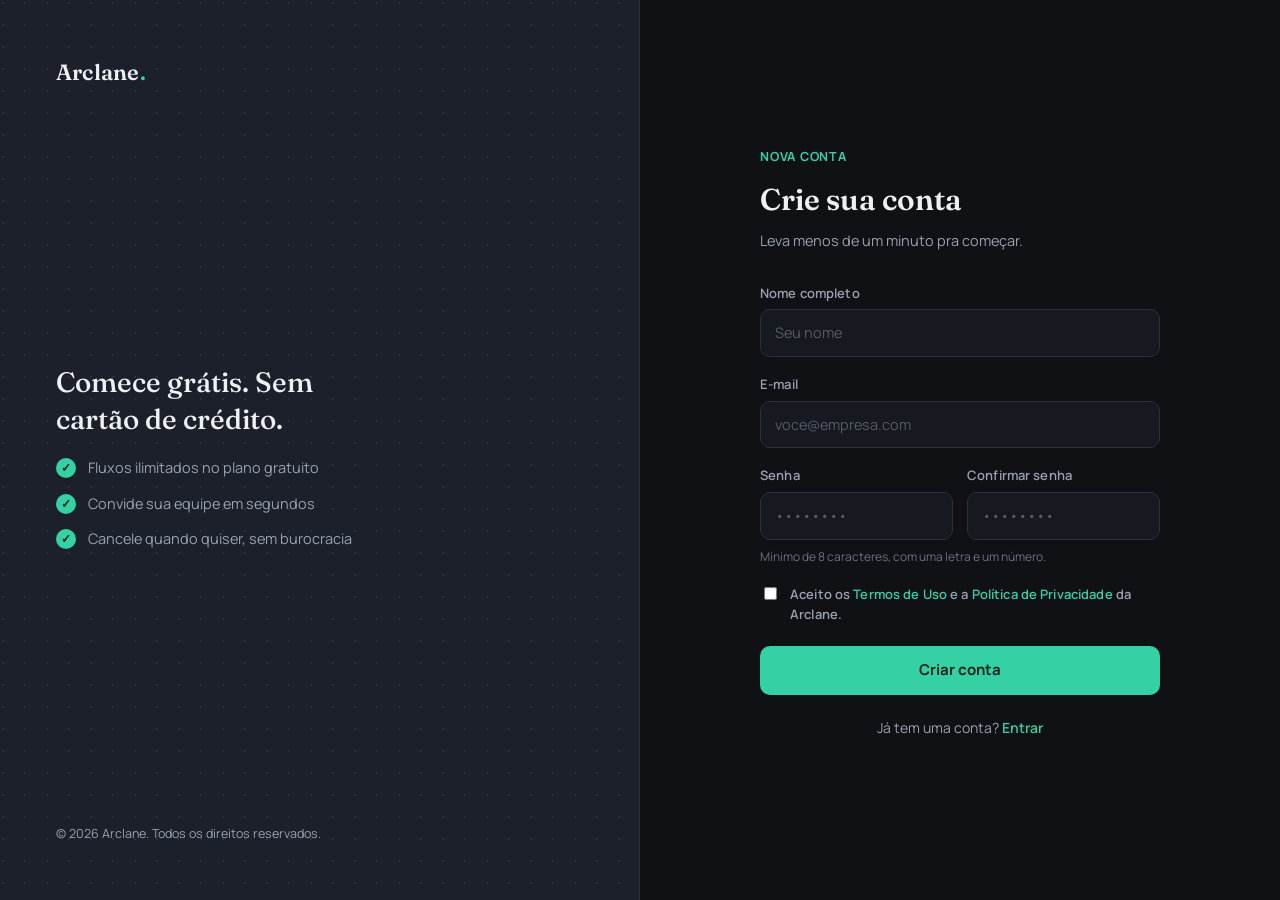
<file: templates/register.html>
<!doctype html>
<html lang="pt-BR">
<head>
<meta charset="UTF-8">
<meta name="viewport" content="width=device-width, initial-scale=1">
<title>Criar conta — Arclane</title>
<link rel="preconnect" href="https://fonts.googleapis.com">
<link href="https://fonts.googleapis.com/css2?family=Fraunces:opsz,wght@9..144,500;9..144,600;9..144,700&family=Manrope:wght@400;500;600;700&display=swap" rel="stylesheet">
<style>
  :root{
    --ink:#0f1115; --surface:#161920; --surface-2:#1c202a; --border:#2b303c;
    --text:#eef0f4; --text-dim:#9aa1b0; --accent:#35d0a4; --on-accent:#06231b; --danger:#ef5b5b;
    --font-display:'Fraunces', Georgia, serif;
    --font-body:'Manrope', -apple-system, "Segoe UI", sans-serif;
  }
  *{box-sizing:border-box;}
  html,body{margin:0; height:100%;}
  body{
    font-family:var(--font-body); background:var(--ink); color:var(--text);
    -webkit-font-smoothing:antialiased; font-size:15px; line-height:1.5;
  }
  a{color:inherit;}
  h1,h2{font-family:var(--font-display); text-wrap:balance;}

  .wrap{display:grid; grid-template-columns:1fr 1fr; min-height:100vh;}
  @media (max-width:860px){ .wrap{grid-template-columns:1fr;} .panel-brand{display:none;} }

  .panel-brand{
    position:relative; background:var(--surface-2); border-right:1px solid var(--border);
    padding:56px; display:flex; flex-direction:column; justify-content:space-between;
    background-image:radial-gradient(var(--border) 1px, transparent 1px);
    background-size:22px 22px; background-position:-8px -8px;
  }
  .wordmark{font-family:var(--font-display); font-weight:600; font-size:22px; letter-spacing:.01em;}
  .wordmark .dot{color:var(--accent);}
  .pitch{max-width:420px;}
  .pitch h2{font-size:28px; font-weight:500; margin:0 0 20px; line-height:1.3;}
  .feature-list{list-style:none; margin:0; padding:0; display:flex; flex-direction:column; gap:14px;}
  .feature-list li{display:flex; gap:12px; align-items:flex-start; font-size:14.5px; color:var(--text-dim);}
  .feature-list .check{
    flex-shrink:0; width:20px; height:20px; border-radius:50%; background:var(--accent);
    color:var(--on-accent); display:flex; align-items:center; justify-content:center; font-size:12px; font-weight:700; margin-top:1px;
  }
  .brand-foot{font-size:12.5px; color:var(--text-dim);}

  .panel-form{display:flex; align-items:center; justify-content:center; padding:40px 24px;}
  .form-card{width:100%; max-width:400px;}
  .form-card .wordmark{display:none; margin-bottom:36px;}
  @media (max-width:860px){ .form-card .wordmark{display:block;} }

  .eyebrow{font-size:12.5px; font-weight:700; letter-spacing:.06em; text-transform:uppercase; color:var(--accent); margin:0 0 10px;}
  h1{font-size:30px; font-weight:600; margin:0 0 8px;}
  .sub{color:var(--text-dim); margin:0 0 32px; font-size:14.5px;}

  .row2{display:grid; grid-template-columns:1fr 1fr; gap:14px;}
  .field{margin-bottom:18px;}
  label{display:block; font-size:13px; font-weight:600; color:var(--text-dim); letter-spacing:.01em; margin-bottom:6px;}
  input[type=email], input[type=password], input[type=text]{
    width:100%; padding:12px 14px; border-radius:10px; border:1px solid var(--border);
    background:var(--surface); color:var(--text); font:inherit; font-size:14.5px;
  }
  input::placeholder{color:#565c6b;}
  input:focus{outline:2px solid var(--accent); outline-offset:1px; border-color:var(--accent);}
  .hint{font-size:12px; color:#6b7180; margin-top:6px;}

  .checkline{display:flex; align-items:flex-start; gap:10px; font-size:13px; color:var(--text-dim); margin:4px 0 22px; line-height:1.55;}
  .checkline input{margin-top:3px; accent-color:var(--accent);}
  .link-accent{color:var(--accent); text-decoration:none; font-weight:600;}
  .link-accent:hover{text-decoration:underline;}

  .btn-primary{
    width:100%; padding:13px 18px; border-radius:10px; border:none; background:var(--accent);
    color:var(--on-accent); font:inherit; font-size:15px; font-weight:700; cursor:pointer;
  }
  .btn-primary:hover{filter:brightness(1.06);}

  .switch{text-align:center; font-size:14px; color:var(--text-dim); margin-top:22px;}
</style>
</head>
<body>

<div class="wrap">

  <div class="panel-brand">
    <div class="wordmark">Arclane<span class="dot">.</span></div>
    <div class="pitch">
      <h2>Comece grátis. Sem cartão de crédito.</h2>
      <ul class="feature-list">
        <li><span class="check">✓</span> Fluxos ilimitados no plano gratuito</li>
        <li><span class="check">✓</span> Convide sua equipe em segundos</li>
        <li><span class="check">✓</span> Cancele quando quiser, sem burocracia</li>
      </ul>
    </div>
    <div class="brand-foot">© 2026 Arclane. Todos os direitos reservados.</div>
  </div>

  <div class="panel-form">
    <div class="form-card">
      <div class="wordmark">Arclane<span class="dot">.</span></div>

      <div class="eyebrow">Nova conta</div>
      <h1>Crie sua conta</h1>
      <p class="sub">Leva menos de um minuto pra começar.</p>

      <form>
        <div class="field">
          <label for="nome">Nome completo</label>
          <input type="text" id="nome" name="nome" placeholder="Seu nome" autocomplete="name">
        </div>

        <div class="field">
          <label for="email">E-mail</label>
          <input type="email" id="email" name="email" placeholder="voce@empresa.com" autocomplete="email">
        </div>

        <div class="row2">
          <div class="field">
            <label for="senha">Senha</label>
            <input type="password" id="senha" name="senha" placeholder="••••••••" autocomplete="new-password">
          </div>
          <div class="field">
            <label for="confirmar">Confirmar senha</label>
            <input type="password" id="confirmar" name="confirmar" placeholder="••••••••" autocomplete="new-password">
          </div>
        </div>
        <p class="hint" style="margin-top:-10px; margin-bottom:18px;">Mínimo de 8 caracteres, com uma letra e um número.</p>

        <label class="checkline">
          <input type="checkbox" name="termos">
          <span>Aceito os <a href="#" class="link-accent">Termos de Uso</a> e a <a href="#" class="link-accent">Política de Privacidade</a> da Arclane.</span>
        </label>

        <button type="submit" class="btn-primary">Criar conta</button>
      </form>

      <p class="switch">Já tem uma conta? <a href="login.html" class="link-accent">Entrar</a></p>
    </div>
  </div>

</div>

</body>
</html>
</file>
<file: css/base.css>
:root{
  --ink:#0f1115; --bg:#0f1115; --bg2:#161920; --bg3:#1c202a; --border:#2b303c;
  --text:#eef0f4; --text-dim:#9aa1b0; --accent:#35d0a4; --accent2:#28b88f;
  --accent-soft:rgba(53,208,164,0.15); --on-accent:#06231b; --danger:#ef5b5b; --canvas-bg:#090a0d;
  --font-display:'Fraunces', Georgia, serif;
  --font-body:'Manrope', -apple-system, "Segoe UI", sans-serif;
}
[data-theme="light"]{
  --ink:#f4f5f7; --bg:#f4f5f7; --bg2:#ffffff; --bg3:#eceef2; --border:#d9dce2;
  --text:#0f1115; --text-dim:#666e7d; --accent:#25a07c; --accent2:#1e8768;
  --accent-soft:rgba(37,160,124,0.15); --on-accent:#ffffff; --danger:#c9333d; --canvas-bg:#e2e5eb;
}
*{box-sizing:border-box;}
html,body{height:100%;margin:0;}
body{
  display:flex; flex-direction:column; height:100vh; overflow:hidden;
  font:13.5px/1.45 var(--font-body);
  background:var(--bg); color:var(--text);
  -webkit-font-smoothing:antialiased;
}
button{
  font:inherit; color:var(--text); background:var(--bg3); border:1px solid var(--border);
  border-radius:7px; padding:5px 10px; cursor:pointer; font-weight:600; font-size:12.5px;
  transition:all .15s ease;
}
button:hover{background:var(--accent); border-color:var(--accent); color:var(--on-accent);}
button.active{background:var(--accent); border-color:var(--accent); color:var(--on-accent);}
button:disabled{opacity:.4; cursor:not-allowed;}
button:disabled:hover{background:var(--bg3); color:var(--text); border-color:var(--border);}
input[type=text], input[type=number], select, textarea{
  font:inherit; color:var(--text); background:var(--bg3); border:1px solid var(--border);
  border-radius:7px; padding:5px 8px; width:100%; transition:border-color .15s ease, box-shadow .15s ease;
}
input[type=text]:focus, input[type=number]:focus, select:focus, textarea:focus{
  outline:none; border-color:var(--accent); box-shadow:0 0 0 2px var(--accent-soft);
}
/* the native up/down spinner makes these tiny fields fiddly to click into
   and type over — every numeric field here is used by typing, not by
   nudging the stepper, so drop it. */
input[type=number]{-moz-appearance:textfield;}
input[type=number]::-webkit-outer-spin-button, input[type=number]::-webkit-inner-spin-button{
  -webkit-appearance:none; margin:0;
}
input[type=color]{width:32px; height:26px; padding:1px; border-radius:6px; border:1px solid var(--border); background:var(--bg3); cursor:pointer;}
label{display:block; font-size:11px; font-weight:600; color:var(--text-dim); margin-bottom:3px; text-transform:uppercase; letter-spacing:.02em;}
hr{border:none; border-top:1px solid var(--border); margin:12px 0;}

/* Figma-style compact field: a short icon/letter chip fused to the left
   edge of the input, replacing a separate label-above-input row — used
   for the properties panel's dense numeric grids (size, position,
   corners, padding, margin) so 4 fields fit on one line instead of 4. */
.iconField{
  display:flex; align-items:stretch; background:var(--bg3); border:1px solid var(--border);
  border-radius:7px; overflow:hidden; transition:border-color .15s ease, box-shadow .15s ease;
}
.iconField:focus-within{border-color:var(--accent); box-shadow:0 0 0 2px var(--accent-soft);}
.iconFieldPrefix{
  display:flex; align-items:center; justify-content:center; min-width:20px; padding:0 6px;
  background:var(--bg2); color:var(--text-dim); font-size:10px; font-weight:700;
  text-transform:uppercase; letter-spacing:.02em; border-right:1px solid var(--border);
  user-select:none; flex-shrink:0;
}
.iconField input{
  border:none !important; background:transparent !important; border-radius:0 !important;
  padding:5px 8px !important; flex:1; min-width:0; box-shadow:none !important;
}
.iconField input:focus{outline:none; box-shadow:none;}
.fieldRow .iconField{flex:1; min-width:0;}

.is-hidden{display:none;}
/* .modal-backdrop sets its own display:flex at equal specificity to
   .is-hidden alone — this compound selector outranks it so toggling
   is-hidden actually hides a backdrop-based modal. */
.modal-backdrop.is-hidden{display:none;}

::-webkit-scrollbar{width:8px; height:8px;}
::-webkit-scrollbar-thumb{background:var(--border); border-radius:4px;}
::-webkit-scrollbar-track{background:transparent;}
</file>
<file: css/toolbar.css>
/* Wordmark */
.wordmark{
  font-family:var(--font-display); font-weight:600; font-size:19px; letter-spacing:.01em;
  color:var(--text); display:flex; align-items:center; margin-right:8px; cursor:default; user-select:none;
}
.wordmark .dot{color:var(--accent);}

/* Toolbar */
#toolbar{
  display:flex; align-items:center; gap:8px; padding:8px 12px;
  background:var(--bg2); border-bottom:1px solid var(--border); flex-shrink:0; flex-wrap:wrap;
  z-index:20;
}
#toolbar .grp{display:flex; gap:5px; align-items:center; padding-right:8px; border-right:1px solid var(--border);}
#toolbar .grp:last-child{border-right:none;}
.toolbarSpacer{flex:1;}
#brand{font-family:var(--font-display); font-size:19px; font-weight:600;}
#zoomLabel{width:46px; text-align:center; color:var(--text-dim); font-size:12px; font-weight:600;}

/* toolbar icons + responsive labels (Fase 15 · Lote 6) */
#toolbar button{display:inline-flex; align-items:center; gap:5px;}
#toolbar button svg{width:14px; height:14px; flex:none;}
/* narrow windows: icon-only buttons (tooltips still carry the meaning),
   so the whole bar stays on one line instead of wrapping into a wall */
@media (max-width: 1240px){
  #toolbar .btnLabel{display:none;}
  #toolbar button{padding:5px 8px;}
}
</file>
<file: css/layout.css>
/* Layout */
#main{flex:1; display:flex; min-height:0;}
#layersPanel, #propsPanel{
  position:relative; width:250px; flex-shrink:0; background:var(--bg2); border-right:1px solid var(--border);
  overflow-y:auto; padding:12px; transition:width .15s ease, padding .15s ease, opacity .1s ease;
}
#layersPanel.collapsed, #propsPanel.collapsed{
  width:0 !important; padding-left:0; padding-right:0; overflow:hidden; opacity:0; border-color:transparent;
}
#propsPanel{border-right:none; border-left:1px solid var(--border);}
.panelResizeHandle{
  position:absolute; top:0; bottom:0; width:6px; cursor:col-resize; z-index:5;
  right:-3px;
}
#propsPanel .panelResizeHandle{right:auto; left:-3px;}
.panelResizeHandle:hover, .panelResizeHandle.dragging{background:var(--accent-soft);}
.panelTitle{font-size:11px; text-transform:uppercase; letter-spacing:.06em; color:var(--text-dim); margin-bottom:10px; font-weight:700;}
.panelTitleRow{display:flex; align-items:center; justify-content:space-between; margin-bottom:10px;}
.propsViewToggle{display:flex; gap:2px; background:var(--bg); border:1px solid var(--border); border-radius:7px; padding:2px;}
.propsViewToggle button{border:none; background:transparent; color:var(--text-dim); font-size:11px; font-weight:600; padding:3px 9px; border-radius:5px; cursor:pointer;}
.propsViewToggle button.active{background:var(--accent); color:var(--on-accent);}

.propsSection.collapsible{cursor:pointer; user-select:none; display:flex; align-items:center; justify-content:space-between;}
.propsSection.collapsible .chev{font-size:9px; transition:transform .15s ease; color:var(--text-dim); margin-left:6px;}
.propsSection.collapsible.collapsed .chev{transform:rotate(-90deg);}
.propsSection.collapsible:hover{color:var(--text);}
#canvasArea{flex:1; display:flex; flex-direction:column; min-width:0; background:var(--canvas-bg); position:relative;}
#canvasWrap{flex:1; overflow:auto; position:relative;}
</file>
<file: css/artboard-canvas.css>
#bottomBar{
  position:absolute; left:50%; bottom:16px; transform:translateX(-50%); z-index:15;
  display:flex; align-items:center; gap:4px; padding:6px 8px; border-radius:10px;
  background:var(--bg2); border:1px solid var(--border); box-shadow:0 10px 30px rgba(0,0,0,.35);
}
#bottomBar button{padding:6px 10px;}
#artboardsRow{position:relative; min-width:6000px; min-height:4000px; transform-origin: top left;}

.artboardWrap{position:absolute; display:flex; flex-direction:column; gap:8px;}
.artboardTitleWrap{display:flex; align-items:baseline; gap:8px; padding:0 2px; cursor:grab; user-select:none;}
.artboardTitleWrap:active{cursor:grabbing;}
.artboardTitle{
  font-size:13px; font-weight:700; color:var(--text-dim); white-space:nowrap; overflow:hidden;
  text-overflow:ellipsis; max-width:220px; font-family:var(--font-body);
}
.artboardWrap.active .artboardTitle{color:var(--accent);}
.artboardDims{font-size:11px; color:var(--text-dim); opacity:.7; white-space:nowrap;}
.artboardTitleInput{font-size:13px; font-weight:700; padding:2px 5px; max-width:220px; border-radius:5px;}
.artboardStage{position:relative; flex-shrink:0; border-radius:4px;}
.artboardStage .artboardFrame{
  display:block; border:none; box-shadow:0 0 0 1px rgba(0,0,0,.4), 0 24px 60px rgba(0,0,0,.5);
  border-radius:4px; background:#ffffff; transition:opacity .1s ease;
}
.artboardWrap.selected .artboardStage{outline:2px solid var(--accent); outline-offset:6px; border-radius:4px;}

.addArtboardTile{
  position:absolute; width:220px; height:160px; margin-top:28px;
  display:flex; align-items:center; justify-content:center; flex-direction:column; gap:6px;
  border:1.5px dashed var(--border); border-radius:12px; background:transparent; color:var(--text-dim);
  cursor:pointer; font-size:13px; font-weight:600; transition:all .15s ease;
}
.addArtboardTile:hover{border-color:var(--accent); color:var(--accent); background:var(--accent-soft);}
.addArtboardTile .plus{font-size:24px; line-height:1;}
</file>
<file: css/selection-overlay.css>
/* selection overlay */
.overlayLayer{position:absolute; left:0; top:0; pointer-events:none;}
.dragCatcher{position:absolute; inset:0; z-index:5; pointer-events:none;}
.sel-box{position:absolute; border:2px solid var(--accent); pointer-events:none;}
.sel-box.multi{border-width:1.5px; border-style:dashed; opacity:.8;}

.dragGhost{
  position:fixed; z-index:300; pointer-events:none; display:none; align-items:center; justify-content:center;
  border:2px solid var(--accent); border-radius:6px; background:var(--accent-soft);
  color:var(--text); font-size:11px; padding:2px 6px; overflow:hidden; white-space:nowrap;
}
.dragGhost.show{display:flex;}
.dropHilite{position:absolute; pointer-events:none; z-index:6; display:none;}
.dropHilite.nest{border:2px dashed var(--accent); border-radius:4px; background:var(--accent-soft); box-sizing:border-box;}
.dropHilite.line{background:var(--accent); border-radius:2px;}
.snapGuide{position:absolute; pointer-events:none; z-index:7; background:#ff3d7f;}
.snapGuide.v{width:1px;}
.snapGuide.h{height:1px;}
.handle{position:absolute; width:10px; height:10px; background:var(--accent); border:1.5px solid #fff; border-radius:3px; pointer-events:auto; z-index:2;}
.handle.nw{cursor:nwse-resize;} .handle.ne{cursor:nesw-resize;} .handle.sw{cursor:nesw-resize;} .handle.se{cursor:nwse-resize;}
.edge{position:absolute; pointer-events:auto; background:transparent;}
.edge.n, .edge.s{cursor:ns-resize;} .edge.e, .edge.w{cursor:ew-resize;}
.edge:hover{background:rgba(53,208,164,.3);}
</file>
<file: css/layers-panel.css>
/* layers tree */
.layersSearchInput{margin-bottom:8px; font-size:12px; padding:6px 8px;}
.propsSearchInput{
  margin-bottom:10px; font-size:12px; padding:6px 8px;
  position:sticky; top:0; z-index:2; background:var(--bg2);
}
#layersTree{display:flex; flex-direction:column; gap:2px;}
.layerRow{
  display:flex; align-items:center; gap:6px; height:30px; padding:0 8px; border-radius:6px;
  cursor:pointer; border:1px solid transparent; transition:background .1s ease;
}
.layerRow:hover{background:var(--bg3);}
.layerRow.selected{background:var(--accent); border-color:var(--accent); color:var(--on-accent);}
.layerRow.selected .tag{color:var(--on-accent); font-weight:600;}
.layerRow.selected .icons button{color:var(--on-accent);}
.layerRow.selected .icons button:hover{color:var(--danger);}
.layerRow.multiSelected{border-color:var(--accent); border-style:dashed; background:var(--accent-soft);}
.layerRow.dropTarget{border-color:var(--accent); background:var(--accent-soft);}
.layerRow.rootRow{color:var(--text-dim); font-style:italic; margin-bottom:6px; padding-bottom:8px; border-bottom:1px solid var(--border); border-radius:0; height:auto;}
.layerRow .grip{flex-shrink:0; width:10px; text-align:center; opacity:0; color:var(--text-dim); font-size:11px; letter-spacing:-1px;}
.layerRow:hover .grip{opacity:.6;}
.layerRow .chevron{
  flex-shrink:0; width:14px; height:14px; display:flex; align-items:center; justify-content:center;
  background:none; border:none; padding:0; color:var(--text-dim); font-size:9px;
  transform:rotate(90deg); transition:transform .1s;
}
.layerRow .chevron.collapsed{transform:rotate(0deg);}
.layerRow .chevron:hover{color:var(--text);}
.layerRow .chevronSpacer{flex-shrink:0; width:14px;}
.layerRow .tag{
  flex:1 1 auto; min-width:0; overflow:hidden; text-overflow:ellipsis; white-space:nowrap;
  font-size:12.5px; color:var(--text);
}
.layerRow .icons{display:flex; align-items:center; gap:2px; flex-shrink:0;}
.layerRow .iconBtn{
  opacity:.4; background:none; border:none; padding:3px 5px; font-size:12px; border-radius:4px; line-height:1;
}
.layerRow .iconBtn:hover{opacity:1; background:rgba(0,0,0,.15); color:var(--danger);}
.layerRow .iconBtn.hidden-state{opacity:.85;}
#layersEmpty{color:var(--text-dim); font-size:12.5px; padding:12px 0;}
</file>
<file: css/properties-panel.css>
/* props */
.row2{display:grid; grid-template-columns:1fr 1fr; gap:6px; margin-bottom:8px;}
.row3{display:grid; grid-template-columns:1fr 1fr 1fr; gap:6px; margin-bottom:8px;}
.row4{display:grid; grid-template-columns:1fr 1fr 1fr 1fr; gap:6px; margin-bottom:8px;}
/* grid items default to min-width:auto, which stops a 1fr column from ever
   shrinking below its content's natural (max-content) width — with an
   .iconField + unit <select> packed into one column, that natural width
   is wider than the column, so without this it overflows the panel
   instead of compressing to fit. */
.row2 > .field, .row3 > .field, .row4 > .field{min-width:0;}
.field{margin-bottom:10px;}
.fieldRow{display:flex; gap:4px; min-width:0;}
.checkField{display:flex !important; align-items:center; gap:6px; text-transform:none !important; font-size:13px !important; color:var(--text) !important; letter-spacing:normal !important; cursor:pointer;}
.checkField input[type="checkbox"]{width:auto; margin:0;}
#pWUnit, #pHUnit{width:52px; flex:none; padding:6px 4px;}
.miniBtn{flex-shrink:0; padding:4px 8px; font-size:11px;}
/* the generic button:hover in base.css paints the same accent fill as
   button.active — indistinguishable for a toggle like this one, where
   active carries real meaning (linked/unlinked). Hover here only nudges
   the border, same convention as .flexIconBtn. */
.miniBtn:hover{background:var(--bg3); border-color:var(--accent); color:var(--text);}
.miniBtn.active:hover{background:var(--accent2); border-color:var(--accent2); color:var(--on-accent);}

/* flex control icon buttons — each one is a tiny live swatch laid out
   with the actual CSS value it sets, not a hand-drawn icon. */
.flexIconGroup{display:flex; gap:4px; margin-bottom:8px;}
.flexIconBtn{
  flex:1; height:30px; padding:0; display:flex; align-items:center; justify-content:center;
  background:var(--bg3); border:1px solid var(--border); border-radius:7px; cursor:pointer;
  transition:border-color .15s ease, background .15s ease;
}
.flexIconBtn:hover{border-color:var(--accent);}
.flexIconBtn.active{background:var(--accent); border-color:var(--accent);}
.flexIconBtn .swatch{
  display:flex; width:24px; height:20px; box-sizing:border-box; color:var(--text-dim);
  border:1.5px solid currentColor; border-radius:5px; padding:3px; opacity:.75;
}
.flexIconBtn.active .swatch{color:var(--on-accent); opacity:1;}
.flexIconBtn:hover .swatch{opacity:1;}
.flexIconBtn .bar{background:currentColor; border-radius:1.5px; flex-shrink:0;}
#propsEmpty{color:var(--text-dim); font-size:12.5px; padding:12px 0; line-height:1.5;}
.propsSection{font-size:13px; text-transform:none; letter-spacing:normal; color:var(--text); margin:18px 0 10px; font-weight:700;}
.propsSection:first-child{margin-top:0;}
.dangerBtn{width:100%; border-color:var(--danger); color:var(--danger); background:transparent;}
.dangerBtn:hover{background:var(--danger); color:#fff; border-color:var(--danger);}

/* ---------- Fase 15 · Lote 2: compact Figma-style properties panel ---------- */

/* one line per property: quiet inline label on the left, control filling
   the rest — instead of the old label-above-input stack that made every
   field two lines tall. */
#propsPanel .field{display:flex; align-items:center; gap:6px; margin-bottom:5px; flex-wrap:wrap;}
#propsPanel .field > label{
  flex:0 0 72px; margin-bottom:0; font-size:10px;
  overflow:hidden; text-overflow:ellipsis; white-space:nowrap;
}
#propsPanel .field > input,
#propsPanel .field > select,
#propsPanel .field > .iconField,
#propsPanel .field > .fieldRow,
#propsPanel .field > .colorSwatchBtn{flex:1; min-width:0;}
/* plain <div> values (e.g. the read-only "Elemento" row) act as the value */
#propsPanel .field > div{flex:1; min-width:0;}
/* help text wraps to its own full-width line under the control */
#propsPanel .field > .fieldHint{flex:1 1 100%; color:var(--text-dim); font-size:11px; margin-top:2px;}
/* textareas and custom stacked rows keep their label on top */
#propsPanel .field:has(> textarea){flex-direction:column; align-items:stretch;}
#propsPanel .field:has(> textarea) > label{flex:none;}
#propsPanel .checkField > label{flex:none;}
/* grid cells (2/3/4-up) stay stacked — a side-by-side label+control pair
   is too cramped at half a panel's width, and Figma stacks these too */
#propsPanel .row2 > .field,
#propsPanel .row3 > .field,
#propsPanel .row4 > .field{flex-direction:column; align-items:stretch; gap:3px;}
#propsPanel .row2 > .field > label,
#propsPanel .row3 > .field > label,
#propsPanel .row4 > .field > label{flex:none;}

/* Figma-style section headers: quiet uppercase label over a hairline,
   instead of a big bold title with empty space around it. */
#propsPanel .propsSection{
  font-size:10px; text-transform:uppercase; letter-spacing:.08em; font-weight:700;
  color:var(--text-dim); margin:0; padding:9px 0 6px;
  border-top:1px solid var(--border);
}
#propsPanel .propsSection:first-child{border-top:none; padding-top:2px;}
#propsPanel .propsSectionBody{padding-bottom:5px;}
#propsPanel hr{border:none; border-top:1px solid var(--border); margin:6px 0;}

/* tighter grids and controls so more of the panel fits without scrolling */
#propsPanel .row2, #propsPanel .row3, #propsPanel .row4{gap:5px; margin-bottom:5px;}
#propsPanel input[type="text"],
#propsPanel input[type="number"],
#propsPanel select,
#propsPanel textarea{padding:4px 7px; font-size:12px; border-radius:6px;}
#propsPanel .iconFieldPrefix{min-width:18px; padding:0 5px; font-size:9px; cursor:ew-resize;}

/* checkbox rows already lay out horizontally — just stop them stretching */
#propsPanel .checkField{margin-bottom:5px;}

/* .is-hidden from base.css loses the specificity war against
   #propsPanel .field{display:flex} — restate it scoped so hidden fields
   (e.g. the solid-fill row while a gradient is active) actually hide */
#propsPanel .field.is-hidden{display:none;}
</file>
<file: css/formula-bar.css>
/* formula bar (Fase 10) */
#formulaBarWrap{
  position:relative; flex-shrink:0; background:var(--bg2); border-top:1px solid var(--border);
  display:none; flex-direction:column;
}
#formulaBarWrap.open{display:flex;}
#formulaBar{
  display:flex; align-items:center; gap:6px; padding:6px 12px;
}
.formulaLabel{
  font-family:ui-monospace,Menlo,Consolas,monospace; font-size:13px; font-weight:700;
  color:var(--accent); user-select:none; flex-shrink:0; padding:0 4px;
}
#formulaInput{
  flex:1; background:var(--bg); border:1px solid var(--border); border-radius:7px;
  padding:6px 10px; font:12.5px/1.45 ui-monospace,Menlo,Consolas,monospace; color:var(--text);
  outline:none; min-width:0;
}
#formulaInput:focus{border-color:var(--accent); box-shadow:0 0 0 2px var(--accent-soft);}
#btnFormulaRun{
  flex-shrink:0; padding:5px 10px; font-size:12px;
}
.formulaAutocomplete{
  position:absolute; left:12px; right:12px; top:100%; z-index:800;
  background:var(--bg2); border:1px solid var(--border); border-radius:8px;
  box-shadow:0 12px 40px rgba(0,0,0,.5); max-height:220px; overflow-y:auto;
  display:none; flex-direction:column; padding:4px;
}
.formulaAutocomplete.open{display:flex;}
.formulaAutocompleteItem{
  display:flex; align-items:center; gap:8px; padding:6px 10px; border-radius:6px;
  cursor:pointer; font:12px ui-monospace,Menlo,Consolas,monospace; color:var(--text);
  transition:background .1s ease;
}
.formulaAutocompleteItem:hover, .formulaAutocompleteItem.active{
  background:var(--accent); color:var(--on-accent);
}
.formulaAutocompleteItem .acKind{
  font-size:10px; text-transform:uppercase; letter-spacing:.04em; opacity:.7; margin-left:auto;
}
.formulaAutocompleteItem .acDesc{
  font-size:11px; opacity:.65; margin-left:4px;
}
</file>
<file: css/code-panel.css>
/* code panel */
#codePanel{
  height:0; overflow:hidden; background:var(--bg2); border-top:1px solid var(--border);
  display:flex; flex-direction:column; transition:height .15s ease; flex-shrink:0;
}
#codePanel.open{height:36vh;}
#codeToolbar{display:flex; gap:8px; padding:8px 12px; border-bottom:1px solid var(--border); align-items:center;}
#codeArea{flex:1; width:100%; border:none; border-radius:0; resize:none; font:12.5px/1.5 ui-monospace,Menlo,Consolas,monospace; padding:12px; background:var(--bg); color:var(--text);}
#codeJsHint{padding:8px 12px; font-size:11.5px; color:var(--text-dim); border-bottom:1px solid var(--border); background:var(--bg2);}
#codeJsHint code{font-family:ui-monospace,Menlo,Consolas,monospace;}

#dropHint{
  position:absolute; inset:0; display:none; align-items:center; justify-content:center;
  background:rgba(15,17,21,.85); backdrop-filter:blur(6px); color:var(--accent); font-size:18px; font-weight:700; pointer-events:none; z-index:50;
  border:2px dashed var(--accent); margin:16px; border-radius:16px;
}
#dropHint.show{display:flex; pointer-events:auto;}
</file>
<file: css/js-blocks.css>
/* JS Blocks: Scratch-style visual editor modal */
.jsBlocksModal__content{
  width:900px; max-width:95vw; height:660px; max-height:90vh;
  background:var(--bg2); border:1px solid var(--border); border-radius:16px;
  display:flex; flex-direction:column; overflow:hidden;
  box-shadow:0 24px 80px rgba(0,0,0,0.7);
}
.jsBlocksModal__header{
  display:flex; align-items:center; justify-content:space-between;
  padding:14px 20px; border-bottom:1px solid var(--border); background:var(--bg3);
}
.jsBlocksModal__header h2{
  font-family:var(--font-display); font-size:16px; font-weight:700; color:var(--text); margin:0;
}
.jsBlocksModal__close{
  background:none; border:none; font-size:18px; color:var(--text-dim); cursor:pointer;
  padding:4px 8px; border-radius:6px; transition:all .15s ease;
}
.jsBlocksModal__close:hover{color:var(--accent); background:var(--bg2);}
.jsBlocksModal__body{flex:1; display:flex; overflow:hidden;}
.jsBlocksModal__footer{
  display:flex; align-items:center; gap:14px; padding:12px 20px;
  border-top:1px solid var(--border); background:var(--bg3);
}
.jsBlocksModal__hint{flex:1; font-size:11.5px; color:var(--text-dim);}

/* ---------- palette (drag source) ---------- */
.jsBlocksPalette{
  width:190px; flex-shrink:0; overflow-y:auto; padding:12px 10px;
  border-right:1px solid var(--border); background:var(--bg);
  display:flex; flex-direction:column; gap:8px;
}
.jsBlockPaletteItem{
  padding:7px 12px; border-radius:8px; color:#fff; font-size:12.5px; font-weight:700;
  cursor:grab; user-select:none; background:var(--jsblock-color);
  box-shadow:0 2px 0 rgba(0,0,0,.2);
}
.jsBlockPaletteItem:active{cursor:grabbing;}

/* ---------- scripts area ---------- */
.jsBlocksPanel{
  flex:1; overflow:auto; padding:16px 20px; position:relative;
}
.jsBlocksWarning{
  font-size:11.5px; color:var(--danger); background:rgba(239,91,91,.1);
  border:1px solid var(--danger); border-radius:7px; padding:6px 10px; margin-bottom:10px;
}

.jsBlockStack{min-height:20px;}
.jsBlockStack:has(> .jsBlockAddRow:only-child){
  border:1.5px dashed var(--border); border-radius:8px; padding:6px;
}

/* ---------- block puzzle-piece shape ---------- */
.jsBlock{
  position:relative;
  margin-top:10px;
  color:#fff;
  filter:drop-shadow(0 2px 0 rgba(0,0,0,.25));
}
/* concave socket at the top, faked with the scripts area's own flat
   background so it reads as a cut rather than a shape stacked on top */
.jsBlock::before{
  content:''; position:absolute; top:-1px; left:16px; width:18px; height:6px;
  background:var(--bg2); clip-path:polygon(15% 0, 85% 0, 100% 100%, 0 100%); z-index:1;
}
/* convex tab below, plugging into whatever block comes next — omitted on
   "cap" blocks (parar/continuar), since nothing legally follows them */
.jsBlock:not(.jsBlock--cap)::after{
  content:''; position:absolute; bottom:-6px; left:16px; width:18px; height:6px;
  background:var(--jsblock-color); clip-path:polygon(15% 0, 85% 0, 100% 100%, 0 100%);
}
.jsBlock--dragging{opacity:.35;}

.jsBlock__head{
  position:relative; display:flex; align-items:center; gap:6px; flex-wrap:wrap;
  padding:6px 10px; min-height:16px;
  background:var(--jsblock-color); border-radius:8px;
}
.jsBlock--container > .jsBlock__head{border-radius:8px 8px 0 0;}
.jsBlock__handle{
  flex-shrink:0; cursor:grab; opacity:.65; font-size:12px; line-height:1; padding:0 2px;
}
.jsBlock__handle:hover{opacity:1;}
.jsBlock__handle:active{cursor:grabbing;}

.jsBlock__body{
  margin-left:16px; padding:5px 0 5px 12px;
  border-left:4px solid var(--jsblock-color);
}
.jsBlock__elseHead{
  background:var(--jsblock-color); color:#fff; font-size:11px; font-weight:700;
  text-transform:uppercase; letter-spacing:.04em; padding:4px 10px;
}
.jsBlock__foot{height:10px; background:var(--jsblock-color); border-radius:0 0 8px 8px;}

.jsBlock--variabledeclaration{--jsblock-color:#e8a33d;}
.jsBlock--if, .jsBlock--while, .jsBlock--for, .jsBlock--forof, .jsBlock--foreach{--jsblock-color:#e0952b;}
.jsBlock--functiondeclaration{--jsblock-color:#d65a96;}
.jsBlock--return, .jsBlock--break, .jsBlock--continue{--jsblock-color:#e0644d;}
.jsBlock--expressionstatement{--jsblock-color:#3aa8b8;}
.jsBlock--rawcode{--jsblock-color:#8a8f9c;}
.jsBlock--rawcode > .jsBlock__head{background:rgba(239,91,91,.12); border:1px dashed var(--danger);}

/* ---------- inline fields inside a block head ---------- */
.jsBlockKind{
  flex-shrink:0; font-size:9.5px; font-weight:700; text-transform:uppercase; letter-spacing:.03em;
  color:#fff; opacity:.85;
}
.jsBlockLabel{color:#fff; opacity:.85; font-size:12px; font-family:ui-monospace,Menlo,Consolas,monospace; flex-shrink:0;}

.jsBlockNameInput, .jsBlockParamsInput, .jsBlockExprInput{
  min-width:50px; flex:1 1 80px; font:12px ui-monospace,Menlo,Consolas,monospace;
  padding:3px 6px; border-radius:5px; background:rgba(255,255,255,.9); border:1px solid rgba(0,0,0,.15); color:#1a1a1a;
}
.jsBlockKindSelect{
  flex-shrink:0; width:auto; font-size:11.5px; padding:3px 4px; border-radius:5px;
  background:rgba(255,255,255,.9); border:1px solid rgba(0,0,0,.15); color:#1a1a1a;
}
.jsBlockExprInput.invalid, .jsBlockNameInput.invalid{border-color:var(--danger); border-width:2px;}

/* boolean/condition slot (se/enquanto) — the hexagonal pill from Scratch */
.jsBlockExprInput--bool{
  clip-path:polygon(4% 50%, 11% 0, 89% 0, 96% 50%, 89% 100%, 11% 100%);
  padding-left:16px; padding-right:16px; background:#59c059; color:#fff; font-weight:700;
  border:none;
}
.jsBlockExprInput--bool.invalid{box-shadow:0 0 0 2px var(--danger);}

.jsBlockRawTextarea{
  flex:1 1 100%; min-width:200px; font:12px ui-monospace,Menlo,Consolas,monospace; padding:6px 8px;
  border-radius:5px; background:var(--bg3); border:1px solid var(--border); color:var(--text); resize:vertical;
}

.jsBlockActions{display:flex; align-items:center; gap:2px; margin-left:auto; flex-shrink:0;}
.jsBlockMove, .jsBlockDelete{
  width:20px; height:20px; padding:0; display:flex; align-items:center; justify-content:center;
  background:rgba(0,0,0,.15); border:none; color:#fff; font-size:11px; border-radius:4px;
}
.jsBlockMove:hover{background:rgba(0,0,0,.3);}
.jsBlockDelete:hover{background:var(--danger);}

.jsBlockAddRow{padding:4px 0;}
.jsBlockAddInline{
  background:none; border:1px dashed var(--border); color:var(--text-dim);
  font-size:11px; padding:3px 8px; border-radius:6px;
}
.jsBlockAddInline:hover{border-color:var(--accent); color:var(--accent); background:var(--accent-soft);}

/* ---------- drag ghost + drop indicator (fixed, viewport coordinates) ---------- */
.jsBlockDragGhost{
  position:fixed; z-index:2000; pointer-events:none;
  padding:6px 12px; border-radius:8px; color:#fff; font-size:12.5px; font-weight:700;
  background:var(--jsblock-drag-color, var(--accent)); opacity:.9; box-shadow:0 8px 24px rgba(0,0,0,.4);
}
.jsBlockDropLine{
  position:fixed; z-index:1999; height:3px; border-radius:2px; background:var(--accent);
  box-shadow:0 0 0 3px var(--accent-soft); pointer-events:none; display:none;
}

/* RawCode badge: the block-level warning that this chunk fell outside the
   supported JS subset (the modal's top banner counts them; this marks each) */
.jsBlockRawWarning{
  flex:1 1 100%; font-size:10px; font-weight:600; color:var(--danger);
  cursor:help;
}
</file>
<file: css/modal.css>
/* modal */
#modalOverlay, .modalOverlay{
  position:fixed; inset:0; background:rgba(0,0,0,.75); backdrop-filter:blur(6px); display:none;
  align-items:center; justify-content:center; z-index:1000;
}
#modalOverlay.open, .modalOverlay.open{display:flex;}
.recentGrid{display:grid; grid-template-columns:repeat(3, 1fr); gap:14px; margin-top:6px; max-height:52vh; overflow-y:auto;}
.recentCard{
  background:var(--bg3); border:1px solid var(--border); border-radius:10px; overflow:hidden;
  cursor:pointer; text-align:left; transition:border-color .15s ease;
}
.recentCard:hover{border-color:var(--accent);}
.recentCard .thumb{width:100%; aspect-ratio:4/3; background:var(--bg); object-fit:cover; display:block;}
.recentCard .info{padding:8px 10px;}
.recentCard .info .name{font-size:12.5px; font-weight:600; color:var(--text); white-space:nowrap; overflow:hidden; text-overflow:ellipsis;}
.recentCard .info .date{font-size:11px; color:var(--text-dim); margin-top:2px;}
.recentEmpty{color:var(--text-dim); font-size:13px; padding:20px 0; text-align:center;}
.modalCard{
  width:380px; background:var(--bg2); border:1px solid var(--border); border-radius:14px;
  padding:22px; box-shadow:0 24px 80px rgba(0,0,0,.8);
}
.modalTitle{font-size:15px; font-weight:700; margin-bottom:8px; font-family:var(--font-display); color:var(--text);}
.modalMsg{font-size:13px; color:var(--text-dim); margin-bottom:12px; line-height:1.5;}
#modalInput{margin-bottom:6px;}
.modalActions{display:flex; justify-content:flex-end; gap:8px; margin-top:16px;}
</file>
<file: css/context-menu.css>
/* context menu */
#contextMenu{
  position:fixed; display:none; flex-direction:column; min-width:200px; z-index:900;
  background:var(--bg2); border:1px solid var(--border); border-radius:10px; padding:5px;
  box-shadow:0 16px 50px rgba(0,0,0,.5);
}
#contextMenu.open{display:flex;}
.ctxItem{
  text-align:left; background:none; border:none; padding:8px 12px; border-radius:6px; font-size:12.5px;
  color:var(--text); cursor:pointer; font-weight:500; transition:background .1s ease;
}
.ctxItem:hover{background:var(--accent); color:var(--on-accent); font-weight:600;}
.ctxItem:disabled{opacity:.4; cursor:not-allowed; background:none; color:var(--text);}
.ctxItem.danger{color:var(--danger);}
.ctxItem.danger:hover{background:var(--danger); color:#fff;}
.ctxSep{height:1px; background:var(--border); margin:4px 2px;}
</file>
<file: css/color-picker.css>
/* color swatch button + rgba popover — native <input type=color> can't do
   alpha, so the swatch opens this small card: native picker for hue/RGB,
   a slider for alpha, and a text field that accepts rgba()/hex directly. */
.colorSwatchBtn{
  width:30px; height:26px; border-radius:6px; border:1px solid var(--border); cursor:pointer;
  padding:0; background-image:
    linear-gradient(45deg, #888 25%, transparent 25%), linear-gradient(-45deg, #888 25%, transparent 25%),
    linear-gradient(45deg, transparent 75%, #888 75%), linear-gradient(-45deg, transparent 75%, #888 75%);
  background-size:8px 8px; background-position:0 0, 0 4px, 4px -4px, -4px 0px;
  background-color:#fff;
}
.colorSwatchBtn > span{display:block; width:100%; height:100%; border-radius:5px;}
#colorPopover{
  position:fixed; display:none; flex-direction:column; gap:10px; z-index:950; width:230px;
  background:var(--bg2); border:1px solid var(--border); border-radius:10px; padding:12px;
  box-shadow:0 16px 50px rgba(0,0,0,.5);
}
#colorPopover.open{display:flex;}

/* saturation/value square — background-color is set to the pure hue in
   JS; these two gradients (white→transparent left→right, black→
   transparent bottom→top) are what actually paint the S/V picking area,
   no canvas needed. */
#colorPopover .cpSV{
  position:relative; width:100%; height:130px; border-radius:6px; cursor:crosshair;
  background-image:linear-gradient(to top, #000, transparent), linear-gradient(to right, #fff, transparent);
}
#colorPopover .cpSVThumb{
  position:absolute; width:13px; height:13px; margin:-7px 0 0 -7px; border-radius:50%;
  border:2px solid #fff; box-shadow:0 0 0 1px rgba(0,0,0,.5), inset 0 0 1px rgba(0,0,0,.3); pointer-events:none;
}

#colorPopover .cpSlider{position:relative; height:12px; border-radius:6px; cursor:pointer;}
#colorPopover .cpHueSlider{
  background:linear-gradient(to right, #f00 0%, #ff0 17%, #0f0 33%, #0ff 50%, #00f 67%, #f0f 83%, #f00 100%);
}
#colorPopover .cpAlphaSlider{
  background-image:
    linear-gradient(45deg, #999 25%, transparent 25%), linear-gradient(-45deg, #999 25%, transparent 25%),
    linear-gradient(45deg, transparent 75%, #999 75%), linear-gradient(-45deg, transparent 75%, #999 75%);
  background-size:8px 8px; background-position:0 0, 0 4px, 4px -4px, -4px 0px; background-color:#ccc;
}
#colorPopover .cpAlphaBg{position:absolute; inset:0; border-radius:6px;}
#colorPopover .cpSliderThumb{
  position:absolute; top:50%; width:14px; height:14px; margin:-8px 0 0 -8px; border-radius:50%;
  background:#fff; border:2px solid #fff; box-shadow:0 0 0 1px rgba(0,0,0,.4); pointer-events:none;
}

#colorPopover .cpRow{display:flex; align-items:center; gap:8px;}
#colorPopover .cpPreview{width:26px; height:26px; border-radius:6px; flex-shrink:0; border:1px solid var(--border);
  background-image:linear-gradient(45deg, #999 25%, transparent 25%), linear-gradient(-45deg, #999 25%, transparent 25%),
    linear-gradient(45deg, transparent 75%, #999 75%), linear-gradient(-45deg, transparent 75%, #999 75%);
  background-size:8px 8px; background-position:0 0, 0 4px, 4px -4px, -4px 0px; background-color:#ccc;
}
#colorPopover .cpPreview::after{content:''; display:block; width:100%; height:100%; border-radius:5px; background:var(--cp-preview, transparent);}
#colorPopover .cpEyedrop{
  width:28px; height:28px; flex-shrink:0; display:flex; align-items:center; justify-content:center;
  background:var(--bg3); border:1px solid var(--border); border-radius:6px; color:var(--text-dim); cursor:pointer;
}
#colorPopover .cpEyedrop:hover{color:var(--text); border-color:var(--accent);}
#colorPopover .cpEyedrop.active{background:var(--accent); border-color:var(--accent); color:var(--on-accent);}

/* follows the cursor while the eyedropper is armed — pointer-events:none
   so it never steals the click meant for whatever's underneath it. */
#cpLoupe{
  position:fixed; display:none; align-items:center; gap:6px; z-index:2000; pointer-events:none;
  background:var(--bg2); border:1px solid var(--border); border-radius:20px; padding:4px 10px 4px 4px;
  box-shadow:0 8px 24px rgba(0,0,0,.4);
}
#cpLoupe .cpLoupeSwatch{
  width:22px; height:22px; border-radius:50%; border:2px solid var(--bg2); box-shadow:0 0 0 1.5px rgba(127,127,127,.5); flex-shrink:0;
}
#cpLoupe .cpLoupeHex{font-family:ui-monospace,Menlo,Consolas,monospace; font-size:11px; color:var(--text); white-space:nowrap;}

#colorPopover #cpText{flex:1; min-width:0;}
#colorPopover .cpSwatches{display:grid; grid-template-columns:repeat(8, 1fr); gap:5px;}
#colorPopover .cpSwatch{width:100%; aspect-ratio:1; border-radius:4px; border:1px solid rgba(127,127,127,.35); cursor:pointer; padding:0;}
</file>
<file: css/text-toolbar.css>
/* floating Bold/Italic/Underline/size bar, shown above a text selection
   while inline-editing (double-click) an element — positioned in JS via
   updateTextFormatBar, same coordinate mapping as the eyedropper loupe. */
.textFormatBar{
  position:fixed; display:none; align-items:center; gap:2px; z-index:2000;
  background:var(--bg2); border:1px solid var(--border); border-radius:8px; padding:4px;
  box-shadow:0 8px 24px rgba(0,0,0,.4); transform:translate(-50%, calc(-100% - 10px));
}
.textFormatBar.open{display:flex;}
.textFormatBar button{
  width:26px; height:26px; padding:0; border:none; background:transparent; color:var(--text);
  border-radius:5px; cursor:pointer; font-size:13px;
}
.textFormatBar button:hover{background:var(--bg3);}
.textFormatBar #tfbSizeDown, .textFormatBar #tfbSizeUp{width:auto; padding:0 6px; font-size:12px;}
.textFormatBar .tfbSep{width:1px; height:18px; background:var(--border); margin:0 2px;}
</file>
<file: css/css-class-editor.css>
/* Phase 08: Dedicated Structured CSS Editor & Class Library */
.modal-backdrop{
  position:fixed; inset:0; background:rgba(0,0,0,0.75); backdrop-filter:blur(6px);
  display:flex; align-items:center; justify-content:center; z-index:500; padding:20px;
}
.css-modal-content{
  width:920px; max-width:95vw; height:680px; max-height:90vh;
  background:var(--bg2); border:1px solid var(--border); border-radius:16px;
  display:flex; flex-direction:column; overflow:hidden;
  box-shadow:0 24px 80px rgba(0,0,0,0.7);
}
.css-modal-header{
  display:flex; align-items:center; justify-content:space-between;
  padding:14px 20px; border-bottom:1px solid var(--border); background:var(--bg3);
}
.css-modal-header h2{
  font-family:var(--font-display); font-size:16px; font-weight:700; color:var(--text); margin:0;
}
.css-modal-close{
  background:none; border:none; font-size:18px; color:var(--text-dim); cursor:pointer;
  padding:4px 8px; border-radius:6px; transition:all .15s ease;
}
.css-modal-close:hover{color:var(--accent); background:var(--bg2);}

.css-modal-tabs{
  display:flex; gap:8px; padding:10px 20px; background:var(--bg2); border-bottom:1px solid var(--border);
}
.css-tab{
  background:none; border:1px solid transparent; color:var(--text-dim); padding:6px 14px;
  border-radius:8px; font-size:13px; font-weight:600; cursor:pointer; transition:all .15s ease;
}
.css-tab:hover{color:var(--text); background:var(--bg3);}
.css-tab.active{background:var(--bg3); color:var(--accent); border-color:var(--border);}

.css-modal-body{flex:1; display:flex; overflow:hidden; position:relative;}
.css-tab-pane{display:none; flex:1; width:100%; height:100%;}
.css-tab-pane.active{display:flex;}

/* Tab 1: Pane layout */
#cssTabClasses{display:none; width:100%; height:100%;}
#cssTabClasses.active{display:flex;}

.css-pane-left{
  width:260px; border-right:1px solid var(--border); display:flex; flex-direction:column;
  background:var(--bg2); flex-shrink:0;
}
.css-search-box{
  padding:12px; border-bottom:1px solid var(--border); display:flex; flex-direction:column; gap:8px;
}
.css-search-box input{
  background:var(--bg3); border:1px solid var(--border); color:var(--text); padding:8px 10px;
  border-radius:8px; font-size:13px; outline:none;
}
.css-search-box input:focus{border-color:var(--accent);}

.css-class-list{flex:1; overflow-y:auto; padding:8px; display:flex; flex-direction:column; gap:4px;}
.css-class-item{
  display:flex; align-items:center; gap:8px; padding:8px 12px;
  border-radius:8px; cursor:pointer; font-size:13px; font-weight:600; color:var(--text-dim);
  transition:all .15s ease;
}
.css-class-item:hover{background:var(--bg3); color:var(--text);}
.css-class-item.active{background:var(--accent); color:var(--on-accent);}
.css-class-item .class-name{flex:1; text-overflow:ellipsis; overflow:hidden; white-space:nowrap;}
.css-class-item .class-count{font-size:11px; opacity:0.7; white-space:nowrap;}
.css-class-item .class-badge{
  font-size:10px; font-weight:700; text-transform:uppercase; letter-spacing:.03em;
  padding:2px 6px; border-radius:5px; background:var(--accent-soft); color:var(--accent); white-space:nowrap;
}
.css-class-item.active .class-badge{background:rgba(0,0,0,.18); color:var(--on-accent);}

.css-pane-right{flex:1; overflow-y:auto; padding:20px; display:flex; flex-direction:column; gap:14px; background:var(--bg);}
.css-empty-state{
  display:flex; align-items:center; justify-content:center; height:100%; color:var(--text-dim);
  font-size:13px; text-align:center; padding:40px;
}

.css-class-header-bar{
  display:flex; align-items:center; justify-content:space-between; border-bottom:1px solid var(--border);
  padding-bottom:12px; flex-wrap:wrap; gap:8px;
}
.css-class-header-bar h3{margin:0; font-family:var(--font-display); font-size:18px; color:var(--accent);}
.css-class-actions{display:flex; gap:8px;}

/* Form grid inside structured CSS editor */
.css-section-title{
  font-size:12px; font-weight:700; text-transform:uppercase; letter-spacing:0.5px;
  color:var(--accent); margin-top:8px; margin-bottom:6px; border-bottom:1px solid var(--border); padding-bottom:4px;
}

/* Tab 2: Variables */
#cssTabVariables{display:none; flex-direction:column; padding:20px; overflow-y:auto;}
#cssTabVariables.active{display:flex;}
.css-var-toolbar{display:flex; align-items:center; gap:12px; margin-bottom:16px; flex-wrap:wrap;}
.css-var-hint{font-size:12px; color:var(--text-dim);}
.css-var-list{display:flex; flex-direction:column; gap:8px; max-width:600px;}
.css-var-row{
  display:flex; align-items:center; gap:10px; background:var(--bg2); padding:8px 12px;
  border:1px solid var(--border); border-radius:8px;
}
.css-var-row input[type="text"]{
  flex:1; background:var(--bg3); border:1px solid var(--border); color:var(--text);
  padding:6px 10px; border-radius:6px; font-size:12.5px; font-family:monospace;
}
.css-var-row .colorSwatchBtn{
  flex-shrink:0;
}
</file>
<file: css/gradient-fill.css>
/* gradient fill editor (Fase 15 · Lote 3) — lives inside #colorPopover,
   shown when the popover acts as a fill editor for backgrounds */

/* fill-type tabs at the top of the popover (Sólido / Linear / Radial) */
.cpFillTabs{display:none; gap:3px; margin-bottom:6px;}
.cpFillTabs.open{display:flex;}
.cpFillTabs button{
  flex:1; padding:4px 0; font-size:10px; font-weight:600;
  border-radius:6px;
}

.cpGradientArea{display:none; margin-bottom:6px;}
.cpGradientArea.open{display:block;}

/* interactive ramp: checkerboard underneath so transparent stops read as
   transparent, gradient painted on .gradientBarFill above it */
#colorPopover .gradientBar{
  position:relative; height:20px; border-radius:6px; border:1px solid var(--border);
  background:repeating-conic-gradient(var(--bg3) 0% 25%, var(--bg2) 0% 50%) 50% / 10px 10px;
  margin-bottom:6px; cursor:copy;
}
#colorPopover .gradientBarFill{position:absolute; inset:0; border-radius:5px; pointer-events:none;}

/* stop handles: a bit taller than the bar so they read as grabbable, like
   Figma's; the active one gets the accent ring */
#colorPopover .gradientHandle{
  position:absolute; top:50%; width:11px; height:24px;
  transform:translate(-50%, -50%);
  border-radius:4px; border:2px solid #fff;
  box-shadow:0 1px 4px rgba(0,0,0,.55);
  cursor:grab; z-index:1;
}
#colorPopover .gradientHandle.active{border-color:var(--accent); z-index:2;}

/* angle + rotate + flip row (linear only) */
#colorPopover .cpGShapeRow{display:flex; align-items:center; gap:5px; margin-bottom:6px;}
#colorPopover .cpGShapeRow .iconField{flex:1;}
#colorPopover .cpGShapeRow .miniBtn{padding:2px 7px;}

/* one stop per row: position %, color chip, hex, opacity %, remove —
   clicking a row binds the popover's color picker to that stop */
#colorPopover .cpGStops{max-height:118px; overflow-y:auto; margin-bottom:5px;}
#colorPopover .cpGStop{
  display:flex; align-items:center; gap:4px; margin-bottom:4px;
  padding:2px; border-radius:6px; border:1px solid transparent;
  cursor:default;
}
#colorPopover .cpGStop.active{border-color:var(--border); background:var(--bg3);}
#colorPopover .cpGStop input{padding:3px 4px; font-size:10px; border-radius:5px;}
#colorPopover .cpGStop input[type="number"]{width:38px; flex:none;}
#colorPopover .cpGSwatch{
  width:18px; height:18px; flex:none; border-radius:4px;
  border:1px solid var(--border);
}
#colorPopover .cpGHex{
  flex:1; min-width:0; font-family:ui-monospace,Menlo,Consolas,monospace;
  text-transform:lowercase;
}
#colorPopover .cpGStop .cpGRemove{padding:1px 6px; font-size:10px;}
#colorPopover .cpGAdd{width:100%; padding:3px 0; font-size:10px;}
</file>
<file: css/pages-panel.css>
/* Pages / Layers side tabs (Fase 15 · Lote 4) */
#layersPanel .sideTabs{
  display:flex; gap:2px; background:var(--bg); border:1px solid var(--border);
  border-radius:7px; padding:2px; margin-bottom:10px;
}
#layersPanel .sideTabs button{
  flex:1; border:none; background:transparent; color:var(--text-dim);
  font-size:11px; font-weight:600; padding:4px 0; border-radius:5px;
}
#layersPanel .sideTabs button.active{background:var(--accent); color:var(--on-accent);}
#layersPanel .sideTabs button:hover:not(.active){background:var(--bg3); color:var(--text);}

.pageRow{
  display:flex; align-items:center; gap:6px; padding:6px 8px; border-radius:7px;
  cursor:pointer; border:1px solid transparent; margin-bottom:2px;
}
.pageRow:hover{background:var(--bg3);}
.pageRow.active{background:var(--accent-soft); border-color:var(--accent);}
.pageRowName{
  flex:1; min-width:0; font-size:12.5px; font-weight:600;
  overflow:hidden; text-overflow:ellipsis; white-space:nowrap;
}
.pageRowDims{color:var(--text-dim); font-size:10.5px; flex:none;}
.pageRowActions{display:none; gap:2px; flex:none;}
.pageRow:hover .pageRowActions, .pageRow.active .pageRowActions{display:flex;}
.pageRowBtn{
  border:none; background:transparent; color:var(--text-dim); padding:1px 5px;
  font-size:12px; border-radius:5px;
}
.pageRowBtn:hover{background:var(--bg); color:var(--text);}
#btnNewPage{width:100%; margin-top:8px;}
</file>
<file: css/minimap.css>
/* minimap (Fase 15 · Lote 5) */
#minimap{
  position:absolute; right:14px; bottom:14px; z-index:14;
  width:220px; height:150px; background:var(--bg2); border:1px solid var(--border);
  border-radius:10px; box-shadow:0 10px 30px rgba(0,0,0,.35); overflow:hidden;
}
#minimap .minimapInner{position:absolute; inset:6px; cursor:crosshair;}
.minimapArtboard{
  position:absolute; background:var(--bg3); border:1px solid var(--text-dim);
  border-radius:2px; opacity:.85;
}
.minimapArtboard.active{border-color:var(--accent); box-shadow:0 0 0 1px var(--accent);}
.minimapViewport{
  position:absolute; border:1.5px solid var(--accent); border-radius:2px;
  background:var(--accent-soft); pointer-events:none;
}
#minimapToggle{
  position:absolute; top:2px; right:2px; z-index:2; width:18px; height:18px;
  padding:0; font-size:12px; line-height:1; border-radius:5px;
  background:transparent; border:none; color:var(--text-dim);
}
#minimapToggle:hover{background:var(--bg3); color:var(--text);}
#minimapChip{
  position:absolute; right:14px; bottom:14px; z-index:14;
  width:34px; height:34px; padding:0; border-radius:9px; font-size:15px;
}
</file>
